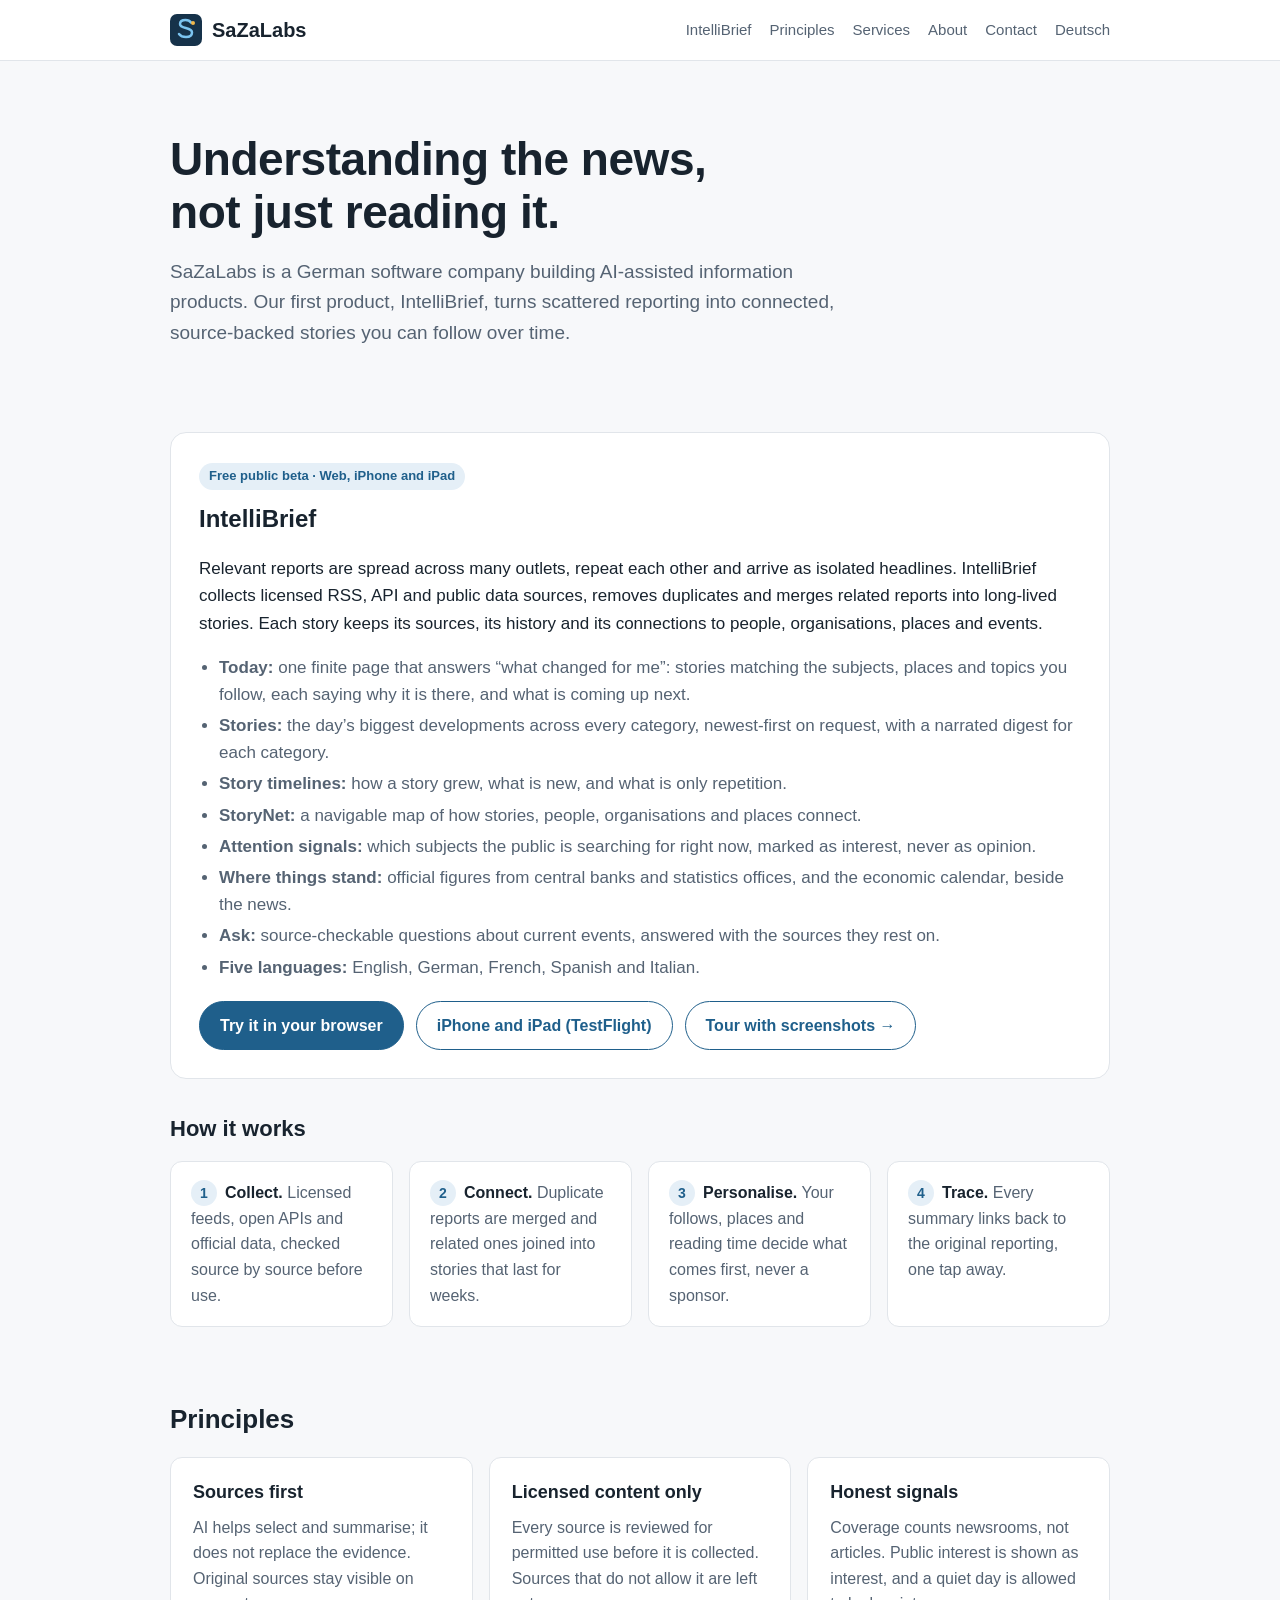
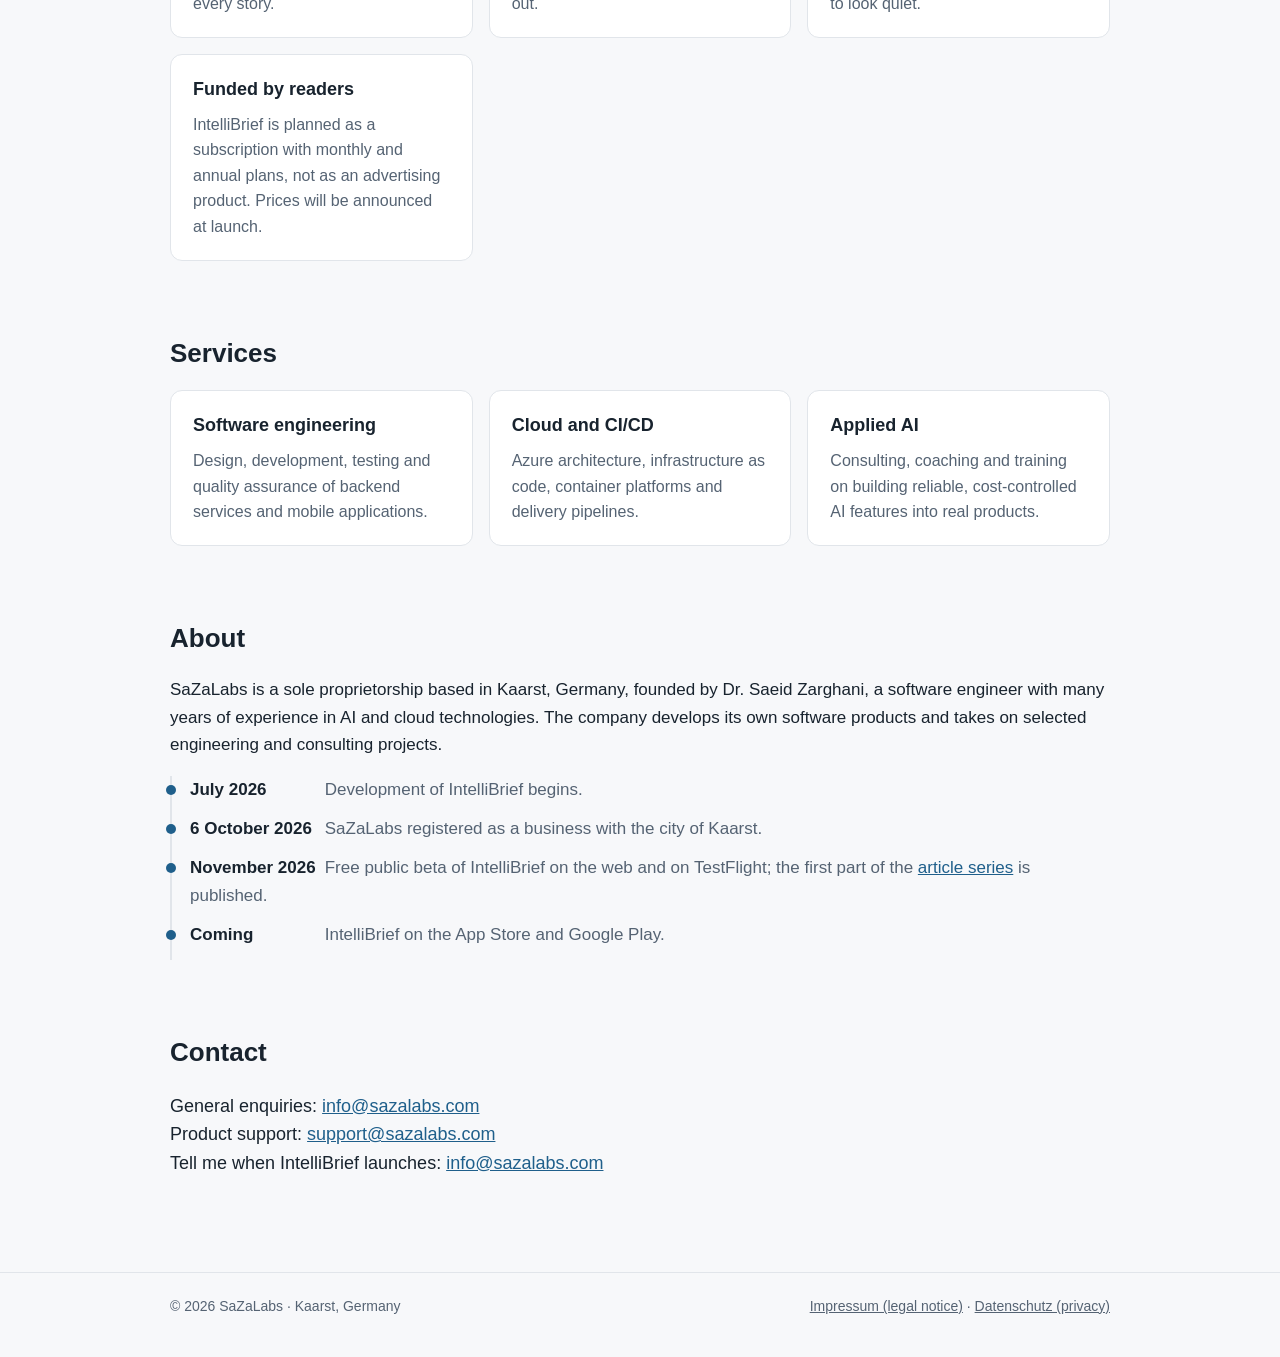
<file: index.html>
<!doctype html>
<html lang="en">
<head>
<meta charset="utf-8">
<meta name="viewport" content="width=device-width, initial-scale=1">
<title>SaZaLabs – Software and AI products</title>
<meta name="description" content="SaZaLabs builds AI-assisted information products. Its first product, IntelliBrief, turns scattered reporting into connected, source-backed stories. Free public beta on the web, iPhone and iPad.">
<link rel="icon" href="/favicon.svg" type="image/svg+xml">
<link rel="stylesheet" href="/style.css">
<link rel="alternate" hreflang="de" href="https://sazalabs.com/de/">
<link rel="alternate" hreflang="en" href="https://sazalabs.com/">
</head>
<body>
<header class="site">
  <div class="wrap">
    <a class="brand" href="/"><img src="/favicon.svg" alt="">SaZaLabs</a>
    <nav class="site">
      <a href="/intellibrief/">IntelliBrief</a>
      <a href="#principles">Principles</a>
      <a href="#services">Services</a>
      <a href="#about">About</a>
      <a href="#contact">Contact</a>
      <a href="/de/" hreflang="de" lang="de">Deutsch</a>
    </nav>
  </div>
</header>

<main>
  <div class="wrap">
    <section class="hero">
      <h1>Understanding the news,<br>not just reading it.</h1>
      <p>SaZaLabs is a German software company building AI-assisted information products. Our first product,
        IntelliBrief, turns scattered reporting into connected, source-backed stories you can follow over time.</p>
    </section>

    <section id="intellibrief">
      <div class="product">
        <span class="tag">Free public beta · Web, iPhone and iPad</span>
        <h3>IntelliBrief</h3>
        <p>Relevant reports are spread across many outlets, repeat each other and arrive as isolated headlines.
          IntelliBrief collects licensed RSS, API and public data sources, removes duplicates and merges related
          reports into long-lived stories. Each story keeps its sources, its history and its connections to
          people, organisations, places and events.</p>
        <ul>
          <li><b>Today:</b> one finite page that answers “what changed for me”: stories matching the subjects,
            places and topics you follow, each saying why it is there, and what is coming up next.</li>
          <li><b>Stories:</b> the day’s biggest developments across every category, newest-first on request, with
            a narrated digest for each category.</li>
          <li><b>Story timelines:</b> how a story grew, what is new, and what is only repetition.</li>
          <li><b>StoryNet:</b> a navigable map of how stories, people, organisations and places connect.</li>
          <li><b>Attention signals:</b> which subjects the public is searching for right now, marked as interest,
            never as opinion.</li>
          <li><b>Where things stand:</b> official figures from central banks and statistics offices, and the
            economic calendar, beside the news.</li>
          <li><b>Ask:</b> source-checkable questions about current events, answered with the sources they rest on.</li>
          <li><b>Five languages:</b> English, German, French, Spanish and Italian.</li>
        </ul>
        <div class="actions">
          <a class="btn primary" href="https://intellibrief.sazalabs.com/">Try it in your browser</a>
          <a class="btn secondary" href="https://testflight.apple.com/join/bR1Xwm2N">iPhone and iPad (TestFlight)</a>
          <a class="btn secondary" href="/intellibrief/">Tour with screenshots →</a>
        </div>
      </div>

      <h2 class="sub">How it works</h2>
      <ol class="steps">
        <li><b>Collect.</b> Licensed feeds, open APIs and official data, checked source by source before use.</li>
        <li><b>Connect.</b> Duplicate reports are merged and related ones joined into stories that last for weeks.</li>
        <li><b>Personalise.</b> Your follows, places and reading time decide what comes first, never a sponsor.</li>
        <li><b>Trace.</b> Every summary links back to the original reporting, one tap away.</li>
      </ol>
    </section>

    <section id="principles">
      <h2>Principles</h2>
      <div class="cards">
        <div class="card"><h3>Sources first</h3><p>AI helps select and summarise; it does not replace the
          evidence. Original sources stay visible on every story.</p></div>
        <div class="card"><h3>Licensed content only</h3><p>Every source is reviewed for permitted use before it
          is collected. Sources that do not allow it are left out.</p></div>
        <div class="card"><h3>Honest signals</h3><p>Coverage counts newsrooms, not articles. Public interest is
          shown as interest, and a quiet day is allowed to look quiet.</p></div>
        <div class="card"><h3>Funded by readers</h3><p>IntelliBrief is planned as a subscription with monthly
          and annual plans, not as an advertising product. Prices will be announced at launch.</p></div>
      </div>
    </section>

    <section id="services">
      <h2>Services</h2>
      <div class="cards">
        <div class="card"><h3>Software engineering</h3><p>Design, development, testing and quality assurance of backend services and mobile applications.</p></div>
        <div class="card"><h3>Cloud and CI/CD</h3><p>Azure architecture, infrastructure as code, container platforms and delivery pipelines.</p></div>
        <div class="card"><h3>Applied AI</h3><p>Consulting, coaching and training on building reliable, cost-controlled AI features into real products.</p></div>
      </div>
    </section>

    <section id="about">
      <h2>About</h2>
      <p>SaZaLabs is a sole proprietorship based in Kaarst, Germany, founded by Dr. Saeid Zarghani, a software
        engineer with many years of experience in AI and cloud technologies. The company develops its own software
        products and takes on selected engineering and consulting projects.</p>
      <ul class="timeline">
        <li><span>July 2026</span> Development of IntelliBrief begins.</li>
        <li><span>6 October 2026</span> SaZaLabs registered as a business with the city of Kaarst.</li>
        <li><span>November 2026</span> Free public beta of IntelliBrief on the web and on TestFlight; the first part of the <a href="https://cat-codes.com/2026/11/17/intellibrief-part-1-a-news-app-that-has-to-explain-itself/">article series</a> is published.</li>
        <li><span>Coming</span> IntelliBrief on the App Store and Google Play.</li>
      </ul>
    </section>

    <section id="contact">
      <h2>Contact</h2>
      <p class="contact">General enquiries: <a href="mailto:info@sazalabs.com">info@sazalabs.com</a><br>
        Product support: <a href="mailto:support@sazalabs.com">support@sazalabs.com</a><br>
        Tell me when IntelliBrief launches: <a href="mailto:info@sazalabs.com?subject=IntelliBrief%20launch">info@sazalabs.com</a></p>
    </section>
  </div>
</main>

<footer class="site">
  <div class="wrap">
    <span>© 2026 SaZaLabs · Kaarst, Germany</span>
    <span><a href="/impressum.html">Impressum (legal notice)</a> · <a href="/datenschutz.html">Datenschutz (privacy)</a></span>
  </div>
</footer>
</body>
</html>
</file>
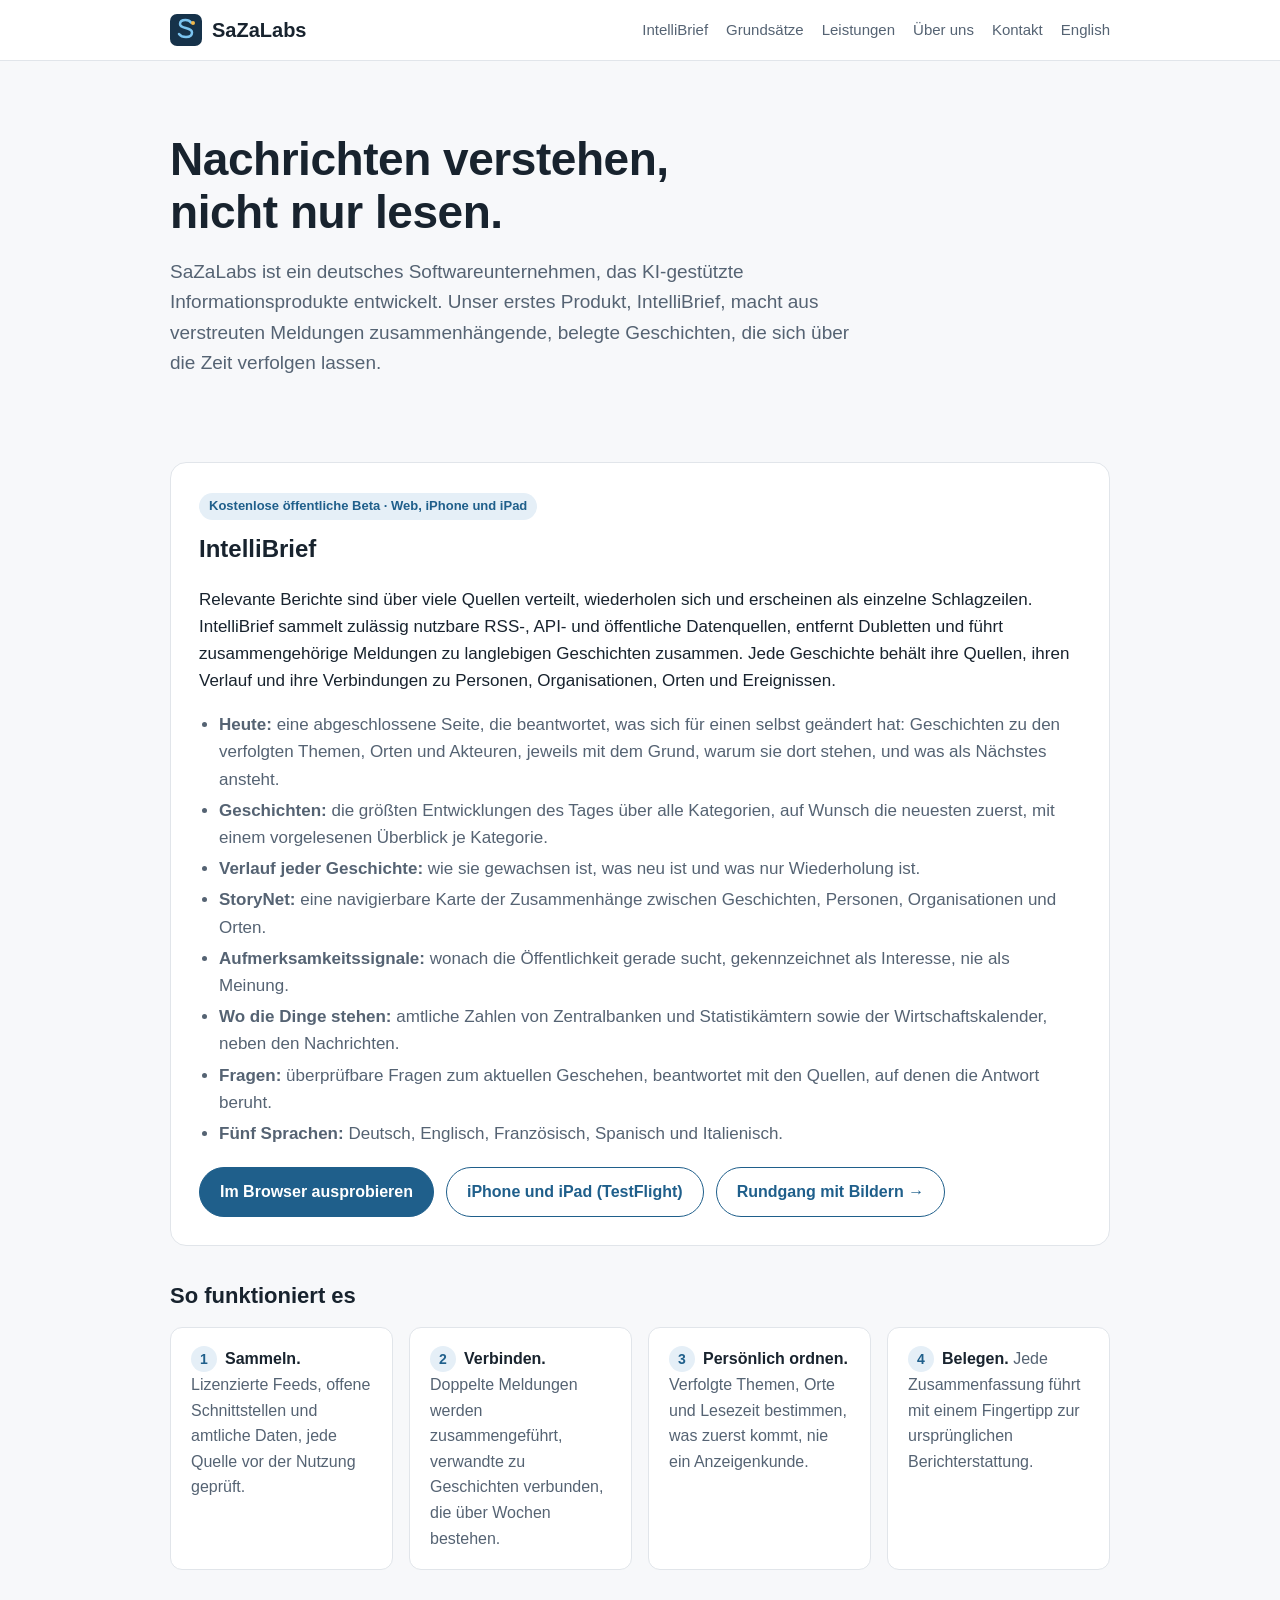
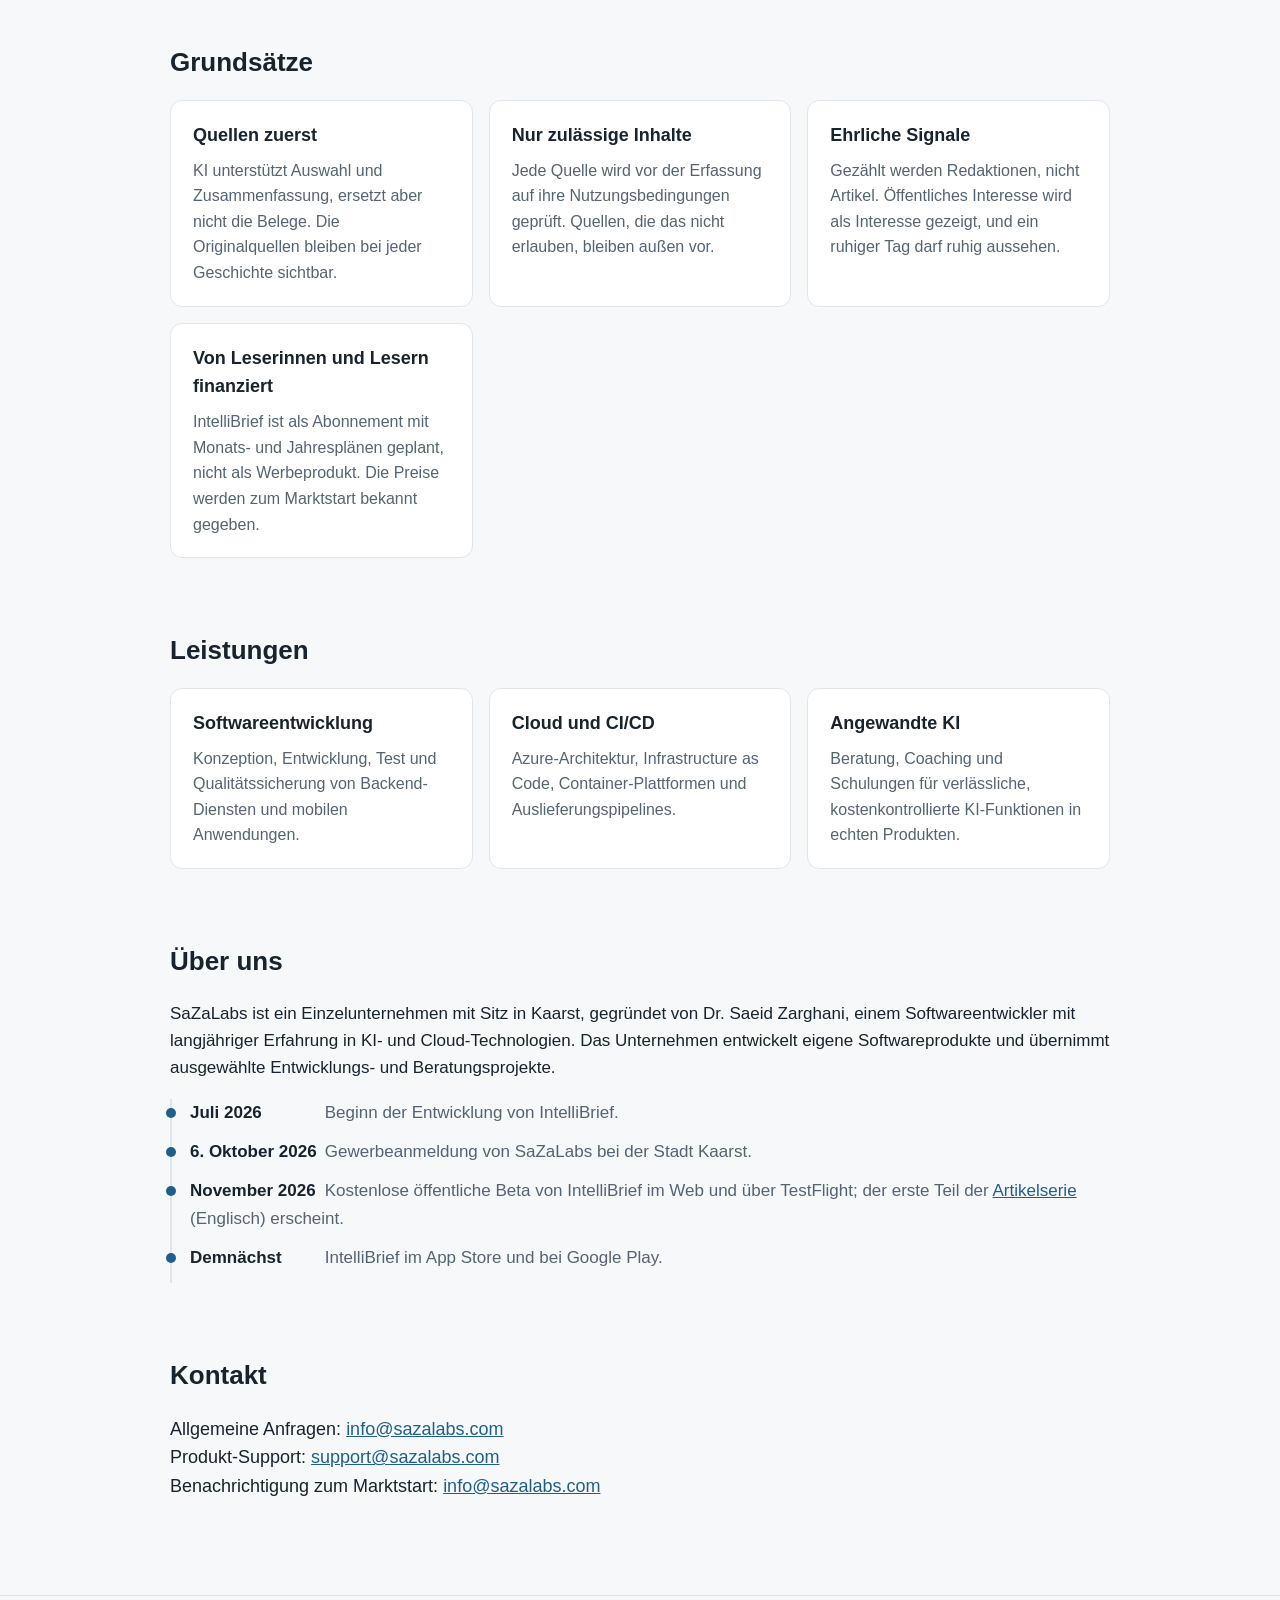
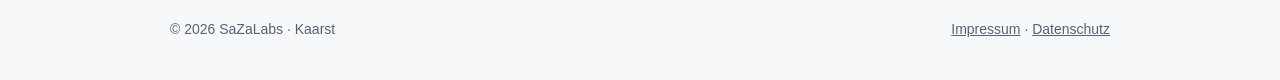
<file: de/index.html>
<!doctype html>
<html lang="de">
<head>
<meta charset="utf-8">
<meta name="viewport" content="width=device-width, initial-scale=1">
<title>SaZaLabs – Software- und KI-Produkte</title>
<meta name="description" content="SaZaLabs entwickelt KI-gestützte Informationsprodukte. Das erste Produkt, IntelliBrief, macht aus verstreuten Meldungen zusammenhängende, belegte Geschichten. Kostenlose öffentliche Beta im Web, auf iPhone und iPad.">
<link rel="icon" href="/favicon.svg" type="image/svg+xml">
<link rel="stylesheet" href="/style.css">
<link rel="alternate" hreflang="en" href="https://sazalabs.com/">
<link rel="alternate" hreflang="de" href="https://sazalabs.com/de/">
</head>
<body>
<header class="site">
  <div class="wrap">
    <a class="brand" href="/de/"><img src="/favicon.svg" alt="">SaZaLabs</a>
    <nav class="site">
      <a href="/de/intellibrief/">IntelliBrief</a>
      <a href="#grundsaetze">Grundsätze</a>
      <a href="#leistungen">Leistungen</a>
      <a href="#ueber-uns">Über uns</a>
      <a href="#kontakt">Kontakt</a>
      <a href="/" hreflang="en" lang="en">English</a>
    </nav>
  </div>
</header>

<main>
  <div class="wrap">
    <section class="hero">
      <h1>Nachrichten verstehen,<br>nicht nur lesen.</h1>
      <p>SaZaLabs ist ein deutsches Softwareunternehmen, das KI-gestützte Informationsprodukte entwickelt. Unser
        erstes Produkt, IntelliBrief, macht aus verstreuten Meldungen zusammenhängende, belegte Geschichten, die
        sich über die Zeit verfolgen lassen.</p>
    </section>

    <section id="intellibrief">
      <div class="product">
        <span class="tag">Kostenlose öffentliche Beta · Web, iPhone und iPad</span>
        <h3>IntelliBrief</h3>
        <p>Relevante Berichte sind über viele Quellen verteilt, wiederholen sich und erscheinen als einzelne
          Schlagzeilen. IntelliBrief sammelt zulässig nutzbare RSS-, API- und öffentliche Datenquellen, entfernt
          Dubletten und führt zusammengehörige Meldungen zu langlebigen Geschichten zusammen. Jede Geschichte behält
          ihre Quellen, ihren Verlauf und ihre Verbindungen zu Personen, Organisationen, Orten und Ereignissen.</p>
        <ul>
          <li><b>Heute:</b> eine abgeschlossene Seite, die beantwortet, was sich für einen selbst geändert hat:
            Geschichten zu den verfolgten Themen, Orten und Akteuren, jeweils mit dem Grund, warum sie dort stehen,
            und was als Nächstes ansteht.</li>
          <li><b>Geschichten:</b> die größten Entwicklungen des Tages über alle Kategorien, auf Wunsch die neuesten
            zuerst, mit einem vorgelesenen Überblick je Kategorie.</li>
          <li><b>Verlauf jeder Geschichte:</b> wie sie gewachsen ist, was neu ist und was nur Wiederholung ist.</li>
          <li><b>StoryNet:</b> eine navigierbare Karte der Zusammenhänge zwischen Geschichten, Personen,
            Organisationen und Orten.</li>
          <li><b>Aufmerksamkeitssignale:</b> wonach die Öffentlichkeit gerade sucht, gekennzeichnet als Interesse,
            nie als Meinung.</li>
          <li><b>Wo die Dinge stehen:</b> amtliche Zahlen von Zentralbanken und Statistikämtern sowie der
            Wirtschaftskalender, neben den Nachrichten.</li>
          <li><b>Fragen:</b> überprüfbare Fragen zum aktuellen Geschehen, beantwortet mit den Quellen, auf denen die
            Antwort beruht.</li>
          <li><b>Fünf Sprachen:</b> Deutsch, Englisch, Französisch, Spanisch und Italienisch.</li>
        </ul>
        <div class="actions">
          <a class="btn primary" href="https://intellibrief.sazalabs.com/">Im Browser ausprobieren</a>
          <a class="btn secondary" href="https://testflight.apple.com/join/bR1Xwm2N">iPhone und iPad (TestFlight)</a>
          <a class="btn secondary" href="/de/intellibrief/">Rundgang mit Bildern →</a>
        </div>
      </div>

      <h2 class="sub">So funktioniert es</h2>
      <ol class="steps">
        <li><b>Sammeln.</b> Lizenzierte Feeds, offene Schnittstellen und amtliche Daten, jede Quelle vor der Nutzung geprüft.</li>
        <li><b>Verbinden.</b> Doppelte Meldungen werden zusammengeführt, verwandte zu Geschichten verbunden, die über Wochen bestehen.</li>
        <li><b>Persönlich ordnen.</b> Verfolgte Themen, Orte und Lesezeit bestimmen, was zuerst kommt, nie ein Anzeigenkunde.</li>
        <li><b>Belegen.</b> Jede Zusammenfassung führt mit einem Fingertipp zur ursprünglichen Berichterstattung.</li>
      </ol>
    </section>

    <section id="grundsaetze">
      <h2>Grundsätze</h2>
      <div class="cards">
        <div class="card"><h3>Quellen zuerst</h3><p>KI unterstützt Auswahl und Zusammenfassung, ersetzt aber nicht
          die Belege. Die Originalquellen bleiben bei jeder Geschichte sichtbar.</p></div>
        <div class="card"><h3>Nur zulässige Inhalte</h3><p>Jede Quelle wird vor der Erfassung auf ihre
          Nutzungsbedingungen geprüft. Quellen, die das nicht erlauben, bleiben außen vor.</p></div>
        <div class="card"><h3>Ehrliche Signale</h3><p>Gezählt werden Redaktionen, nicht Artikel. Öffentliches
          Interesse wird als Interesse gezeigt, und ein ruhiger Tag darf ruhig aussehen.</p></div>
        <div class="card"><h3>Von Leserinnen und Lesern finanziert</h3><p>IntelliBrief ist als Abonnement mit
          Monats- und Jahresplänen geplant, nicht als Werbeprodukt. Die Preise werden zum Marktstart bekannt
          gegeben.</p></div>
      </div>
    </section>

    <section id="leistungen">
      <h2>Leistungen</h2>
      <div class="cards">
        <div class="card"><h3>Softwareentwicklung</h3><p>Konzeption, Entwicklung, Test und Qualitätssicherung von Backend-Diensten und mobilen Anwendungen.</p></div>
        <div class="card"><h3>Cloud und CI/CD</h3><p>Azure-Architektur, Infrastructure as Code, Container-Plattformen und Auslieferungspipelines.</p></div>
        <div class="card"><h3>Angewandte KI</h3><p>Beratung, Coaching und Schulungen für verlässliche, kostenkontrollierte KI-Funktionen in echten Produkten.</p></div>
      </div>
    </section>

    <section id="ueber-uns">
      <h2>Über uns</h2>
      <p>SaZaLabs ist ein Einzelunternehmen mit Sitz in Kaarst, gegründet von Dr. Saeid Zarghani, einem
        Softwareentwickler mit langjähriger Erfahrung in KI- und Cloud-Technologien. Das Unternehmen entwickelt
        eigene Softwareprodukte und übernimmt ausgewählte Entwicklungs- und Beratungsprojekte.</p>
      <ul class="timeline">
        <li><span>Juli 2026</span> Beginn der Entwicklung von IntelliBrief.</li>
        <li><span>6. Oktober 2026</span> Gewerbeanmeldung von SaZaLabs bei der Stadt Kaarst.</li>
        <li><span>November 2026</span> Kostenlose öffentliche Beta von IntelliBrief im Web und über TestFlight; der erste Teil der <a href="https://cat-codes.com/2026/11/17/intellibrief-part-1-a-news-app-that-has-to-explain-itself/" hreflang="en">Artikelserie</a> (Englisch) erscheint.</li>
        <li><span>Demnächst</span> IntelliBrief im App Store und bei Google Play.</li>
      </ul>
    </section>

    <section id="kontakt">
      <h2>Kontakt</h2>
      <p class="contact">Allgemeine Anfragen: <a href="mailto:info@sazalabs.com">info@sazalabs.com</a><br>
        Produkt-Support: <a href="mailto:support@sazalabs.com">support@sazalabs.com</a><br>
        Benachrichtigung zum Marktstart: <a href="mailto:info@sazalabs.com?subject=IntelliBrief%20Marktstart">info@sazalabs.com</a></p>
    </section>
  </div>
</main>

<footer class="site">
  <div class="wrap">
    <span>© 2026 SaZaLabs · Kaarst</span>
    <span><a href="/impressum.html">Impressum</a> · <a href="/datenschutz.html">Datenschutz</a></span>
  </div>
</footer>
</body>
</html>
</file>
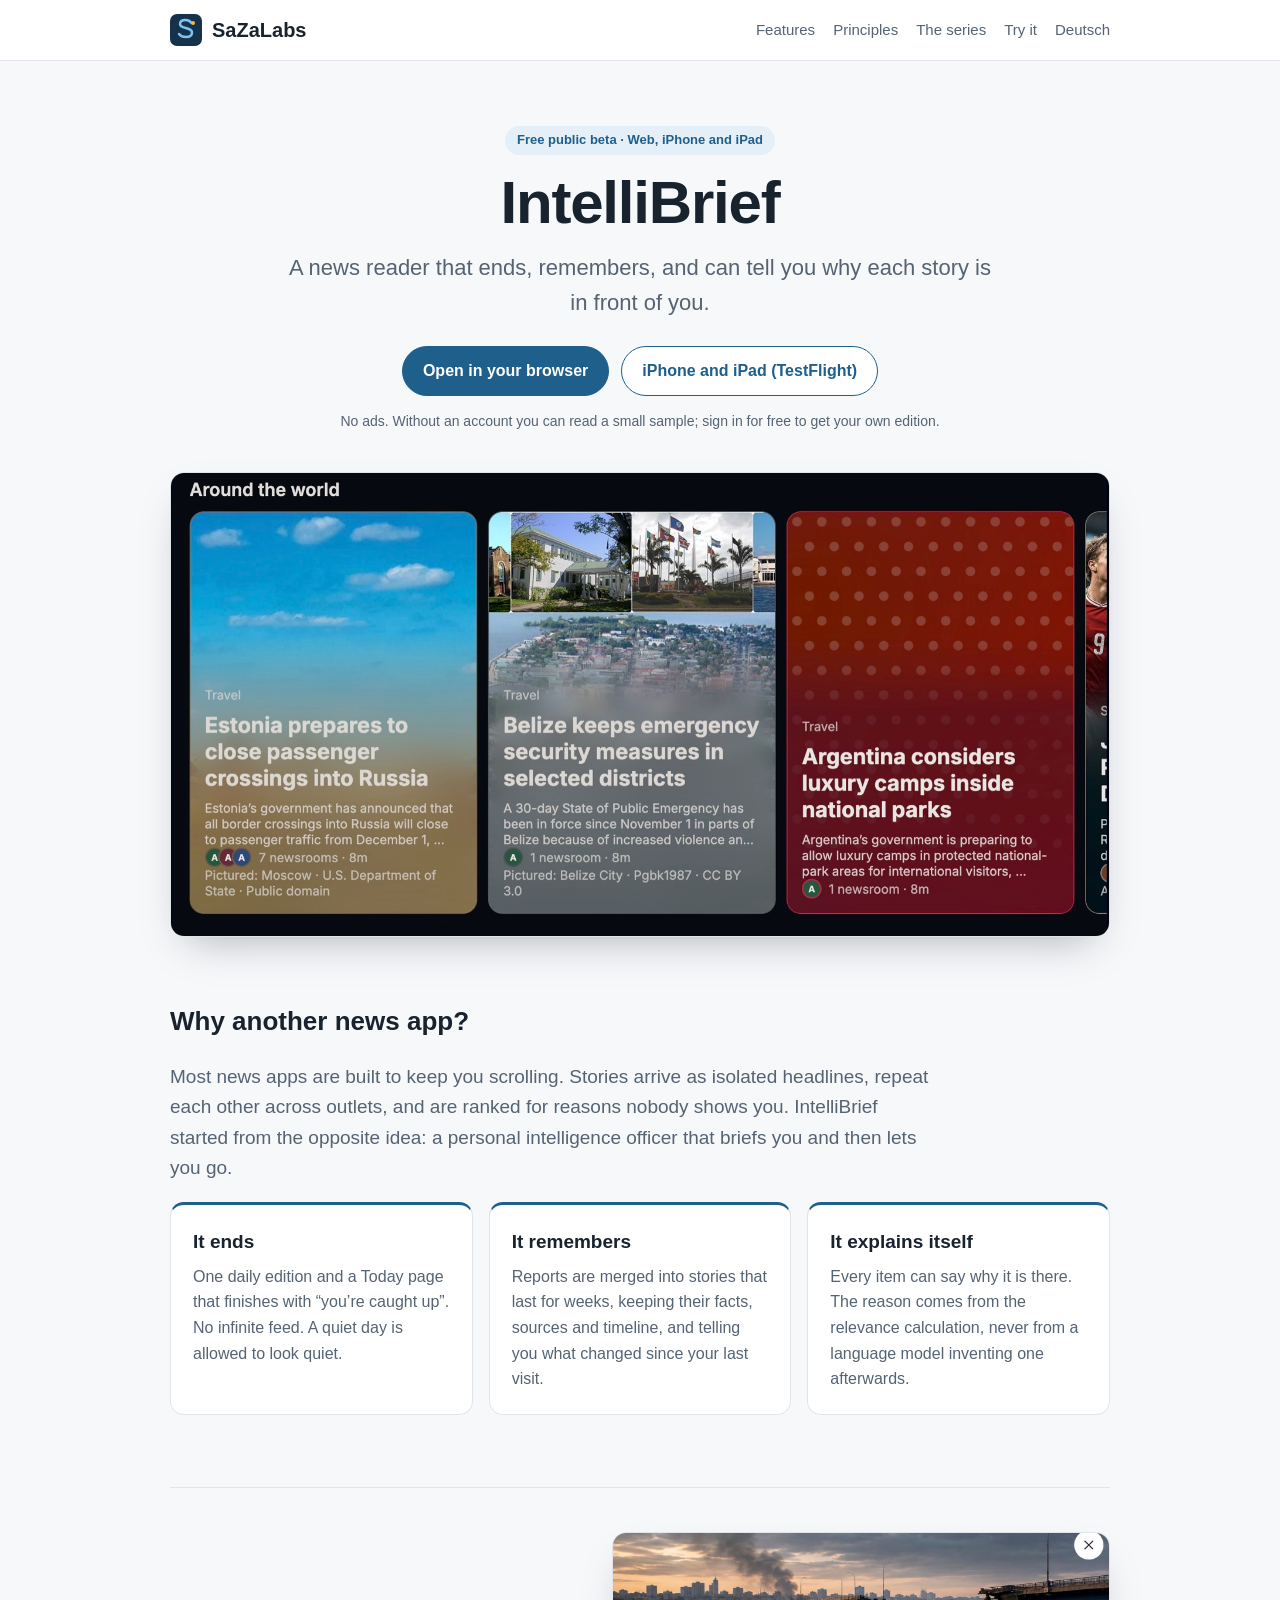
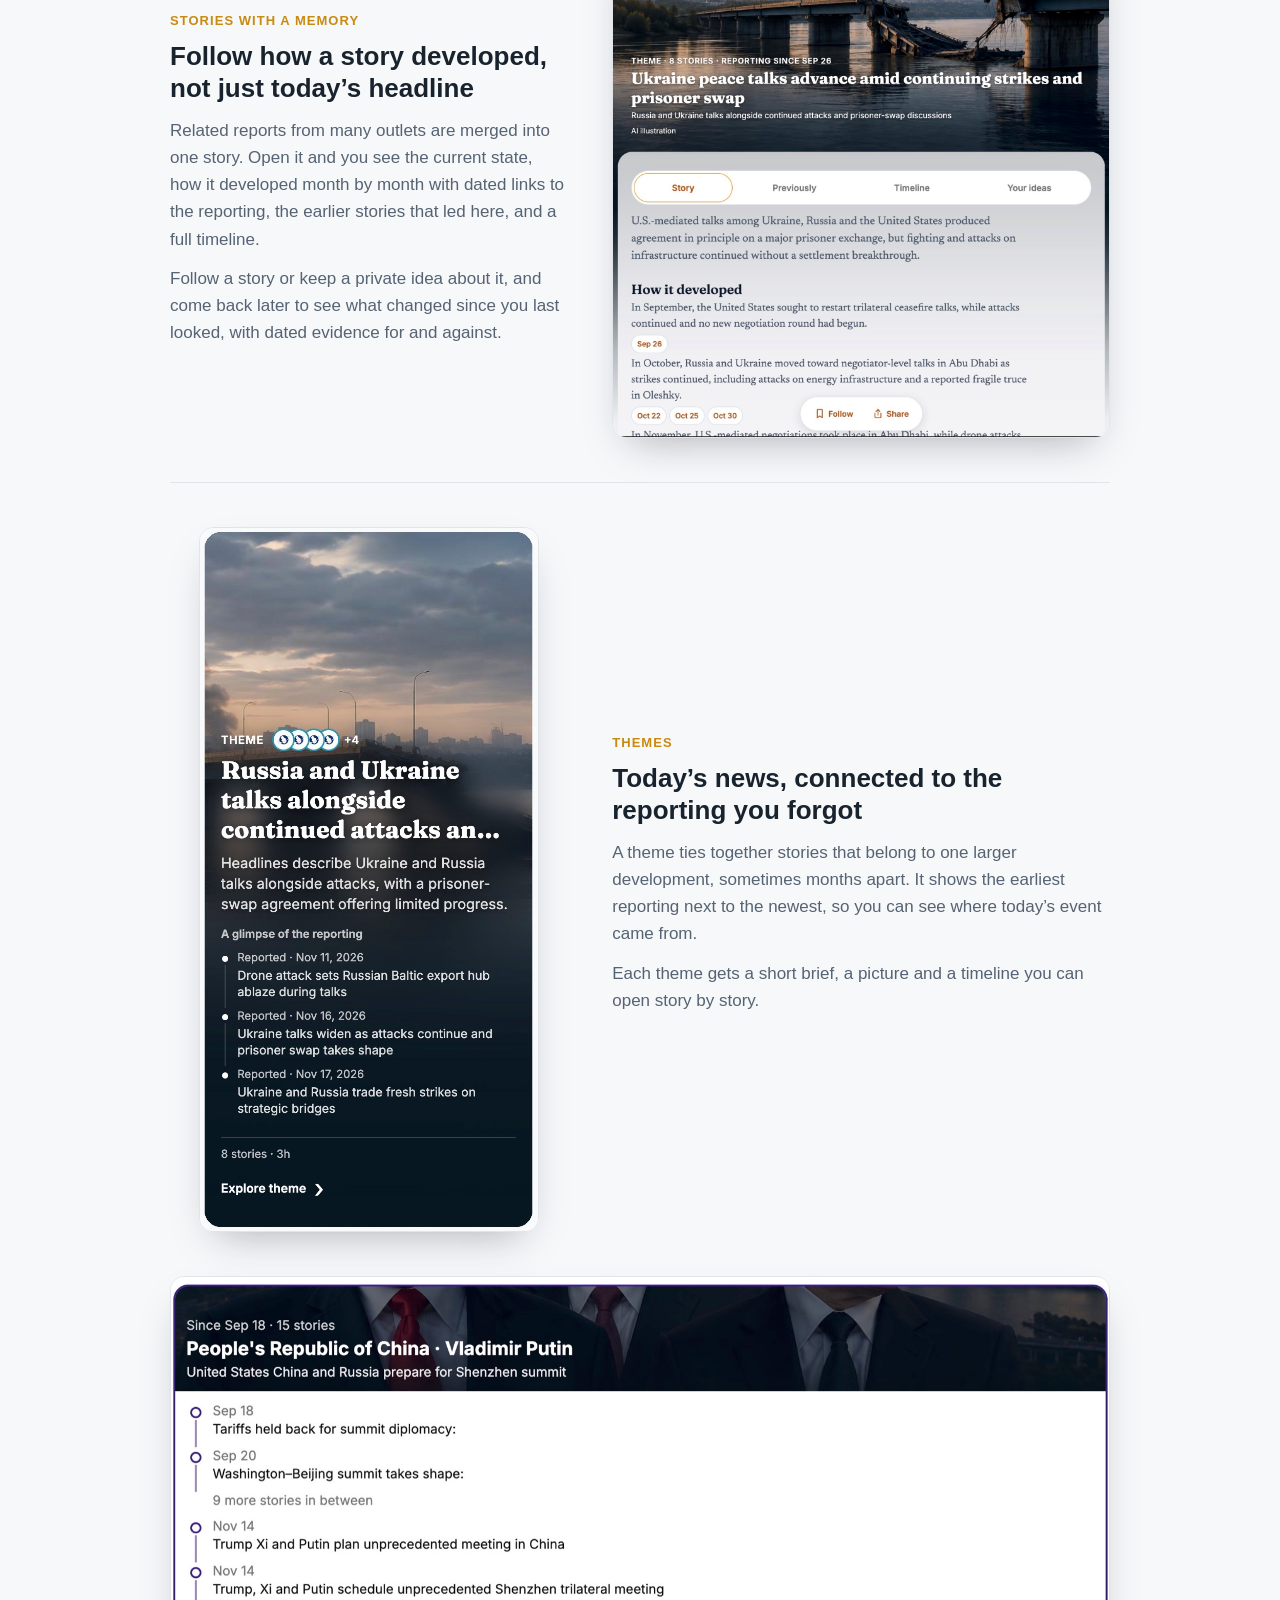
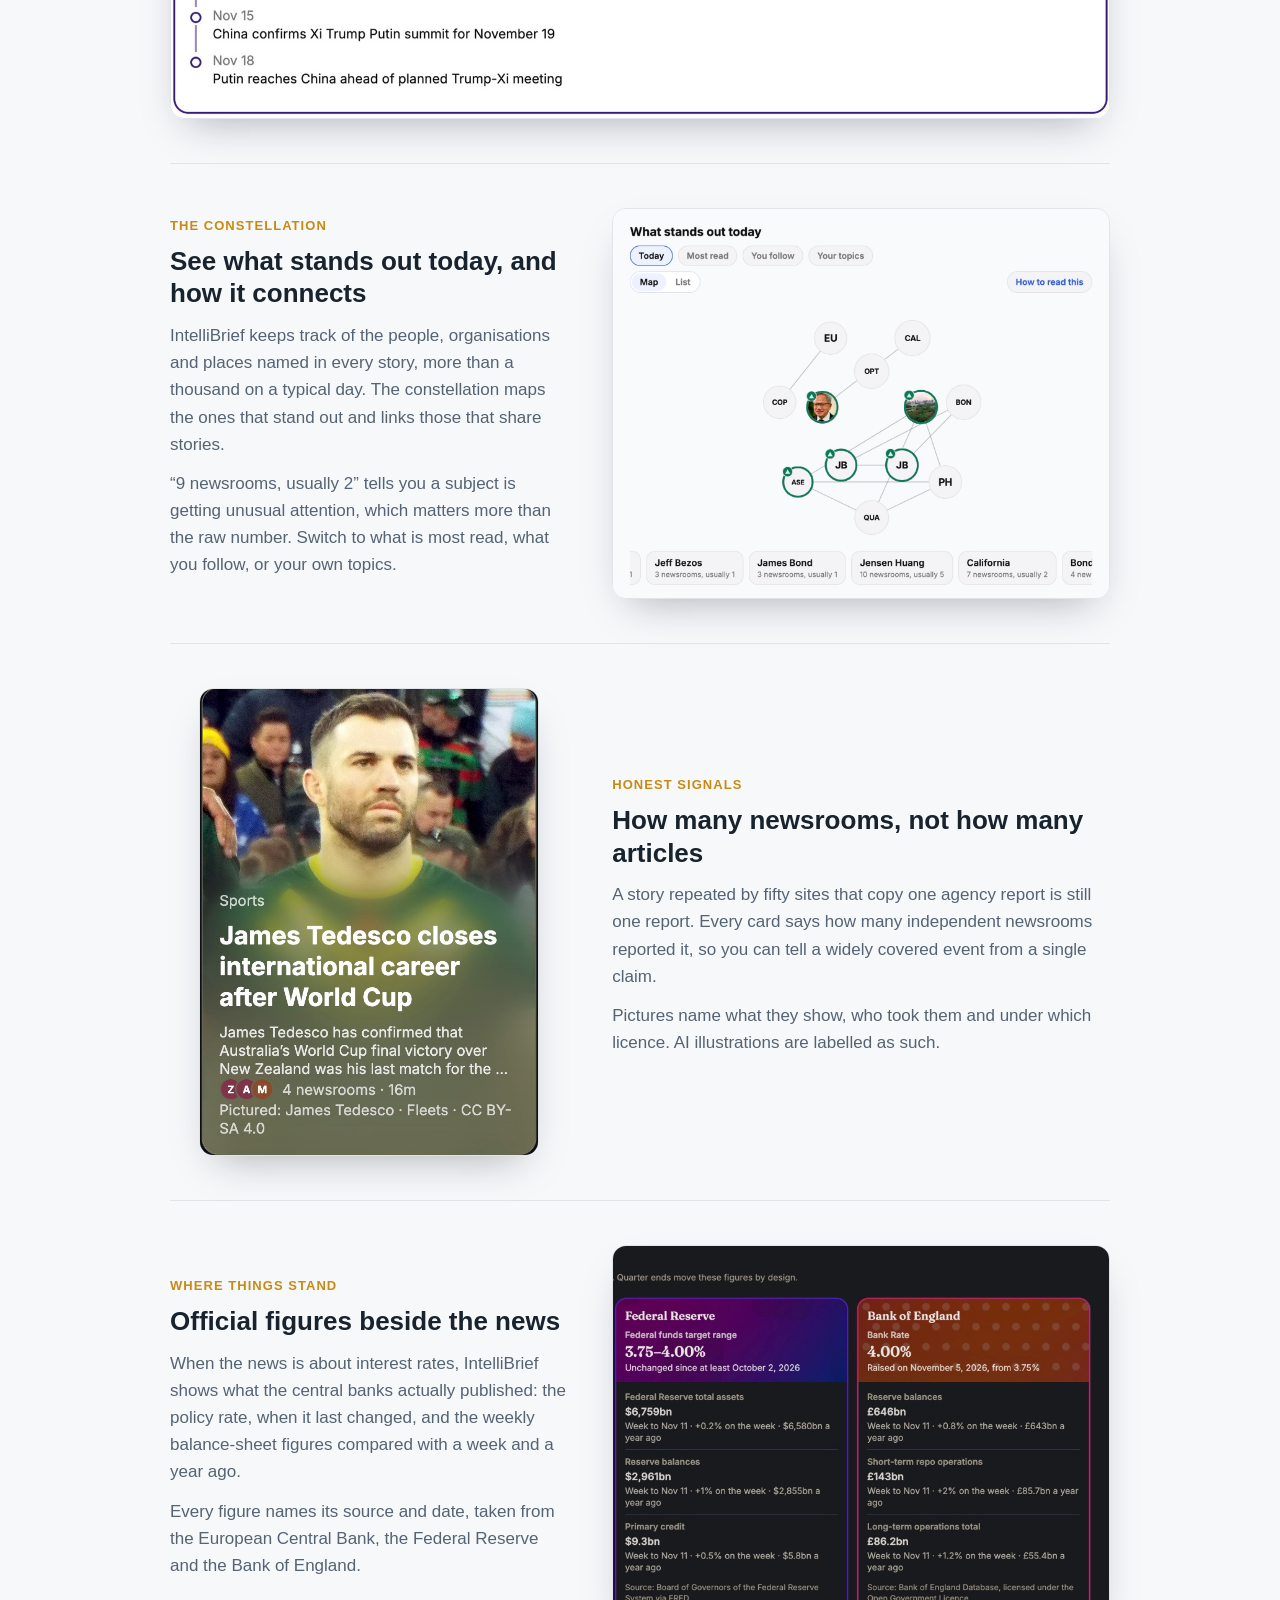
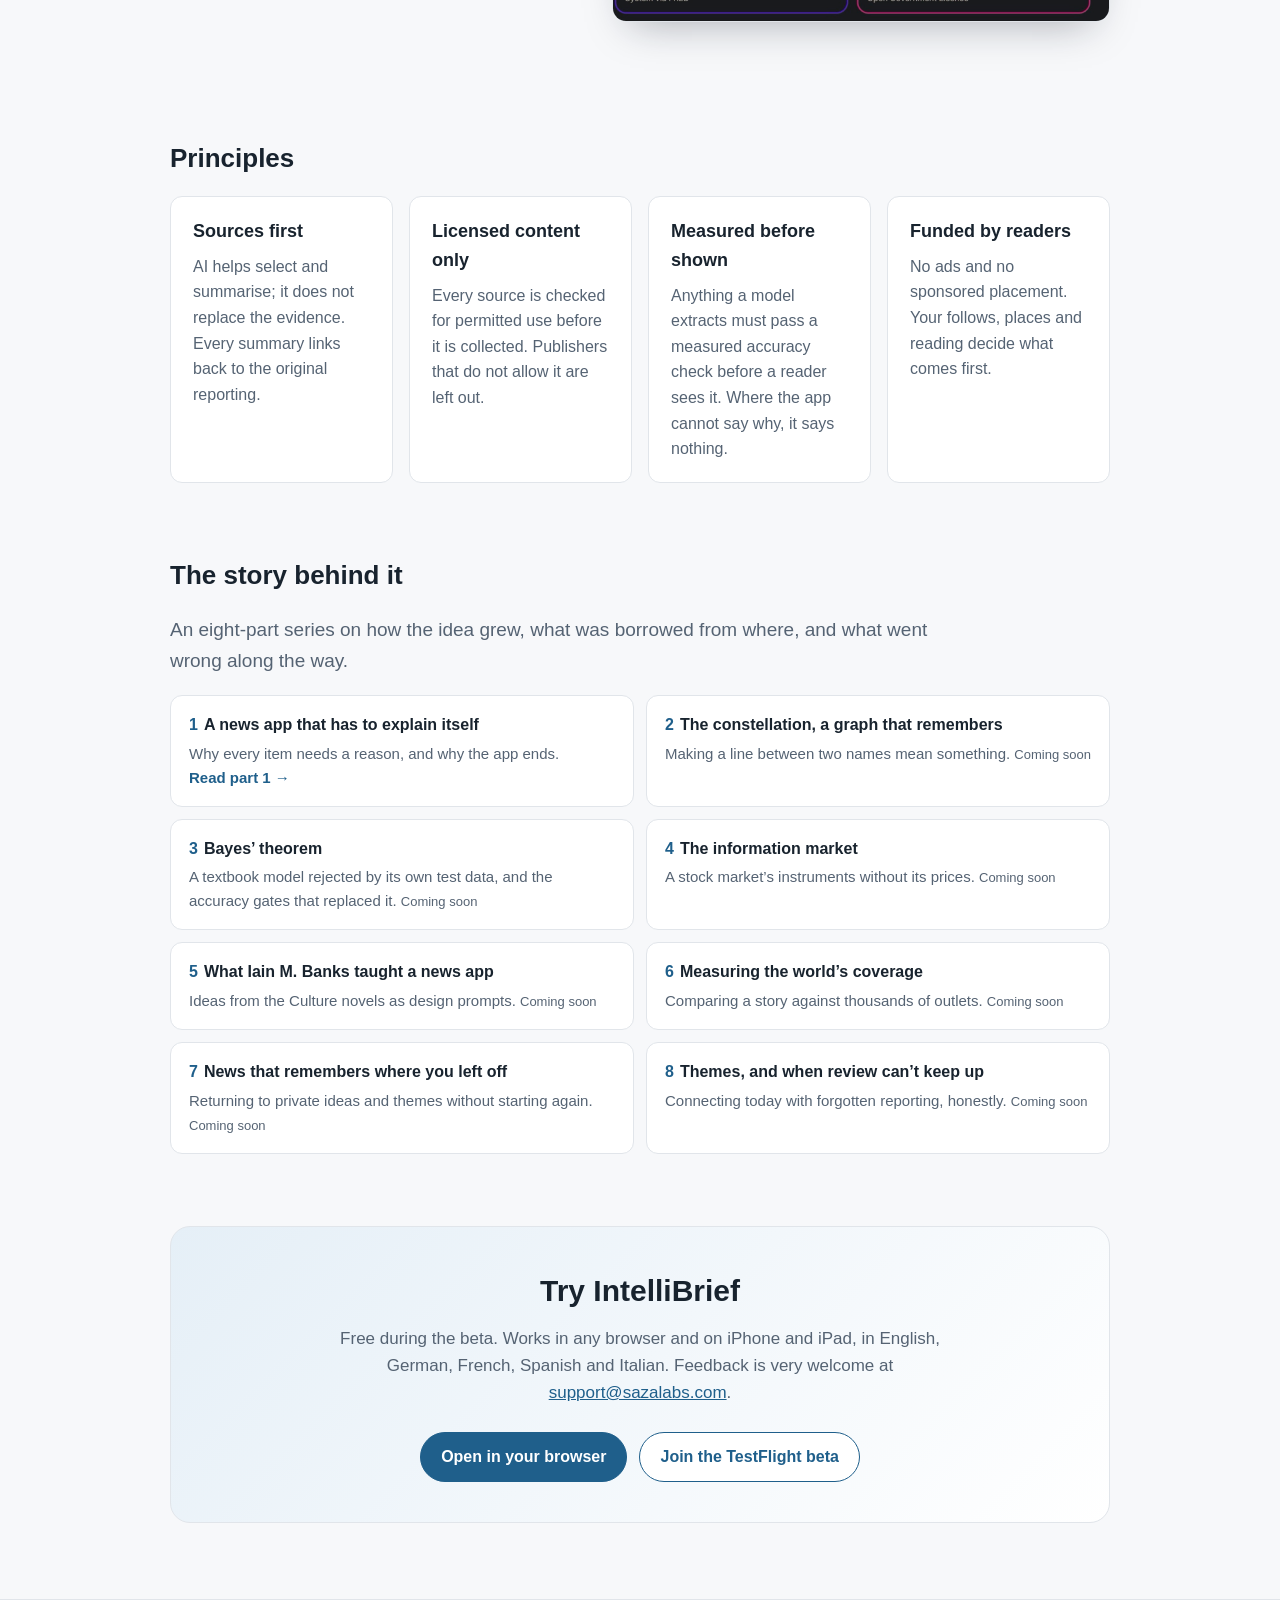
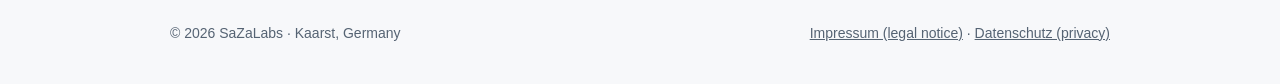
<file: intellibrief/index.html>
<!doctype html>
<html lang="en">
<head>
<meta charset="utf-8">
<meta name="viewport" content="width=device-width, initial-scale=1">
<title>IntelliBrief – news that ends, remembers and explains itself</title>
<meta name="description" content="IntelliBrief is a news reader with a daily edition that ends, stories that keep their facts, sources and timeline, and themes that connect today's news with earlier reporting. Free public beta on the web, iPhone and iPad.">
<link rel="icon" href="/favicon.svg" type="image/svg+xml">
<link rel="stylesheet" href="/style.css">
<link rel="alternate" hreflang="de" href="https://sazalabs.com/de/intellibrief/">
<link rel="alternate" hreflang="en" href="https://sazalabs.com/intellibrief/">
<meta property="og:title" content="IntelliBrief – news that ends, remembers and explains itself">
<meta property="og:description" content="A daily edition that ends, stories with a memory, and a reason for every item. Free public beta.">
<meta property="og:image" content="https://sazalabs.com/intellibrief/img/edition.jpg">
<meta property="og:url" content="https://sazalabs.com/intellibrief/">
</head>
<body>
<header class="site">
  <div class="wrap">
    <a class="brand" href="/"><img src="/favicon.svg" alt="">SaZaLabs</a>
    <nav class="site">
      <a href="#features">Features</a>
      <a href="#principles">Principles</a>
      <a href="#series">The series</a>
      <a href="#try">Try it</a>
      <a href="/de/intellibrief/" hreflang="de" lang="de">Deutsch</a>
    </nav>
  </div>
</header>

<main>
  <div class="wrap">
    <section class="pg-hero">
      <span class="eyebrow">Free public beta · Web, iPhone and iPad</span>
      <h1>IntelliBrief</h1>
      <p class="lede">A news reader that ends, remembers, and can tell you why each story is in front of you.</p>
      <div class="actions">
        <a class="btn primary" href="https://intellibrief.sazalabs.com/">Open in your browser</a>
        <a class="btn secondary" href="https://testflight.apple.com/join/bR1Xwm2N">iPhone and iPad (TestFlight)</a>
      </div>
      <p class="note">No ads. Without an account you can read a small sample; sign in for free to get your own edition.</p>
      <figure class="shot hero-shot">
        <img src="/intellibrief/img/edition.jpg" width="1600" height="790"
          alt="Three IntelliBrief story cards under the heading Around the world, each with a picture, a headline, a short summary and the number of newsrooms reporting it.">
      </figure>
    </section>

    <section id="why">
      <h2>Why another news app?</h2>
      <p class="intro">Most news apps are built to keep you scrolling. Stories arrive as isolated headlines, repeat
        each other across outlets, and are ranked for reasons nobody shows you. IntelliBrief started from the
        opposite idea: a personal intelligence officer that briefs you and then lets you go.</p>
      <div class="pillars">
        <div class="pillar"><h3>It ends</h3><p>One daily edition and a Today page that finishes with
          “you’re caught up”. No infinite feed. A quiet day is allowed to look quiet.</p></div>
        <div class="pillar"><h3>It remembers</h3><p>Reports are merged into stories that last for weeks, keeping
          their facts, sources and timeline, and telling you what changed since your last visit.</p></div>
        <div class="pillar"><h3>It explains itself</h3><p>Every item can say why it is there. The reason comes
          from the relevance calculation, never from a language model inventing one afterwards.</p></div>
      </div>
    </section>

    <section id="features">
      <div class="feature">
        <div class="text">
          <div class="kicker">Stories with a memory</div>
          <h2>Follow how a story developed, not just today’s headline</h2>
          <p>Related reports from many outlets are merged into one story. Open it and you see the current state,
            how it developed month by month with dated links to the reporting, the earlier stories that led
            here, and a full timeline.</p>
          <p>Follow a story or keep a private idea about it, and come back later to see what changed since you
            last looked, with dated evidence for and against.</p>
        </div>
        <figure class="shot">
          <img src="/intellibrief/img/theme.jpg" width="1574" height="1600" loading="lazy"
            alt="An opened IntelliBrief theme about Ukraine peace talks, with tabs Story, Previously, Timeline and Your ideas, a summary and a How it developed section with dated links.">
        </figure>
      </div>

      <div class="feature flip">
        <div class="text">
          <div class="kicker">Themes</div>
          <h2>Today’s news, connected to the reporting you forgot</h2>
          <p>A theme ties together stories that belong to one larger development, sometimes months apart. It shows
            the earliest reporting next to the newest, so you can see where today’s event came from.</p>
          <p>Each theme gets a short brief, a picture and a timeline you can open story by story.</p>
        </div>
        <figure class="shot portrait">
            <img src="/intellibrief/img/theme-card.jpg" width="660" height="1374" loading="lazy"
              alt="A theme card about Russia and Ukraine talks with a short brief and a glimpse of three dated reports.">
          </figure>
      </div>
      <figure class="shot wide">
            <img src="/intellibrief/img/theme-timeline.jpg" width="1600" height="752" loading="lazy"
              alt="A theme card about China and Vladimir Putin since 18 September with 15 stories, showing the two oldest and four newest on a timeline.">
          </figure>

      <div class="feature">
        <div class="text">
          <div class="kicker">The constellation</div>
          <h2>See what stands out today, and how it connects</h2>
          <p>IntelliBrief keeps track of the people, organisations and places named in every story, more than a
            thousand on a typical day. The constellation maps the ones that stand out and links those that share
            stories.</p>
          <p>“9 newsrooms, usually 2” tells you a subject is getting unusual attention, which matters more than
            the raw number. Switch to what is most read, what you follow, or your own topics.</p>
        </div>
        <figure class="shot">
          <img src="/intellibrief/img/constellation.jpg" width="1600" height="1253" loading="lazy"
            alt="The What stands out today map: circles for people, places and organisations connected by lines, with cards below such as Jensen Huang, 10 newsrooms, usually 5.">
        </figure>
      </div>

      <div class="feature flip">
        <div class="text">
          <div class="kicker">Honest signals</div>
          <h2>How many newsrooms, not how many articles</h2>
          <p>A story repeated by fifty sites that copy one agency report is still one report. Every card says how
            many independent newsrooms reported it, so you can tell a widely covered event from a single claim.</p>
          <p>Pictures name what they show, who took them and under which licence. AI illustrations are labelled
            as such.</p>
        </div>
        <figure class="shot portrait">
          <img src="/intellibrief/img/story-card.jpg" width="646" height="892" loading="lazy"
            alt="A sports story card with a photo, headline, summary, 4 newsrooms and a picture credit naming the photographer and licence CC BY-SA 4.0.">
        </figure>
      </div>

      <div class="feature">
        <div class="text">
          <div class="kicker">Where things stand</div>
          <h2>Official figures beside the news</h2>
          <p>When the news is about interest rates, IntelliBrief shows what the central banks actually published:
            the policy rate, when it last changed, and the weekly balance-sheet figures compared with a week and a
            year ago.</p>
          <p>Every figure names its source and date, taken from the European Central Bank, the Federal Reserve and
            the Bank of England.</p>
        </div>
        <figure class="shot">
          <img src="/intellibrief/img/central-banks.jpg" width="1600" height="1211" loading="lazy"
            alt="Central bank cards for the Federal Reserve and the Bank of England, each with the policy rate, when it last changed, three weekly figures and the source.">
        </figure>
      </div>
    </section>

    <section id="principles">
      <h2>Principles</h2>
      <div class="cards four">
        <div class="card"><h3>Sources first</h3><p>AI helps select and summarise; it does not replace the evidence.
          Every summary links back to the original reporting.</p></div>
        <div class="card"><h3>Licensed content only</h3><p>Every source is checked for permitted use before it is
          collected. Publishers that do not allow it are left out.</p></div>
        <div class="card"><h3>Measured before shown</h3><p>Anything a model extracts must pass a measured accuracy
          check before a reader sees it. Where the app cannot say why, it says nothing.</p></div>
        <div class="card"><h3>Funded by readers</h3><p>No ads and no sponsored placement. Your follows, places and
          reading decide what comes first.</p></div>
      </div>
    </section>

    <section id="series">
      <h2>The story behind it</h2>
      <p class="intro">An eight-part series on how the idea grew, what was borrowed from where, and what went wrong
        along the way.</p>
      <ol class="series">
        <li><b><span class="n">1</span>A news app that has to explain itself</b>Why every item needs a reason, and
          why the app ends. <br><a href="https://cat-codes.com/2026/11/17/intellibrief-part-1-a-news-app-that-has-to-explain-itself/">Read part 1 →</a></li>
        <li><b><span class="n">2</span>The constellation, a graph that remembers</b>Making a line between two names
          mean something. <span class="soon">Coming soon</span></li>
        <li><b><span class="n">3</span>Bayes’ theorem</b>A textbook model rejected by its own test data, and the
          accuracy gates that replaced it. <span class="soon">Coming soon</span></li>
        <li><b><span class="n">4</span>The information market</b>A stock market’s instruments without its prices.
          <span class="soon">Coming soon</span></li>
        <li><b><span class="n">5</span>What Iain M. Banks taught a news app</b>Ideas from the Culture novels as
          design prompts. <span class="soon">Coming soon</span></li>
        <li><b><span class="n">6</span>Measuring the world’s coverage</b>Comparing a story against thousands of
          outlets. <span class="soon">Coming soon</span></li>
        <li><b><span class="n">7</span>News that remembers where you left off</b>Returning to private ideas and
          themes without starting again. <span class="soon">Coming soon</span></li>
        <li><b><span class="n">8</span>Themes, and when review can’t keep up</b>Connecting today with forgotten
          reporting, honestly. <span class="soon">Coming soon</span></li>
      </ol>
    </section>

    <section id="try">
      <div class="cta">
        <h2>Try IntelliBrief</h2>
        <p>Free during the beta. Works in any browser and on iPhone and iPad, in English, German, French, Spanish
          and Italian. Feedback is very welcome at <a href="mailto:support@sazalabs.com">support@sazalabs.com</a>.</p>
        <div class="actions">
          <a class="btn primary" href="https://intellibrief.sazalabs.com/">Open in your browser</a>
          <a class="btn secondary" href="https://testflight.apple.com/join/bR1Xwm2N">Join the TestFlight beta</a>
        </div>
      </div>
    </section>
  </div>
</main>

<footer class="site">
  <div class="wrap">
    <span>© 2026 SaZaLabs · Kaarst, Germany</span>
    <span><a href="/impressum.html">Impressum (legal notice)</a> · <a href="/datenschutz.html">Datenschutz (privacy)</a></span>
  </div>
</footer>
</body>
</html>
</file>
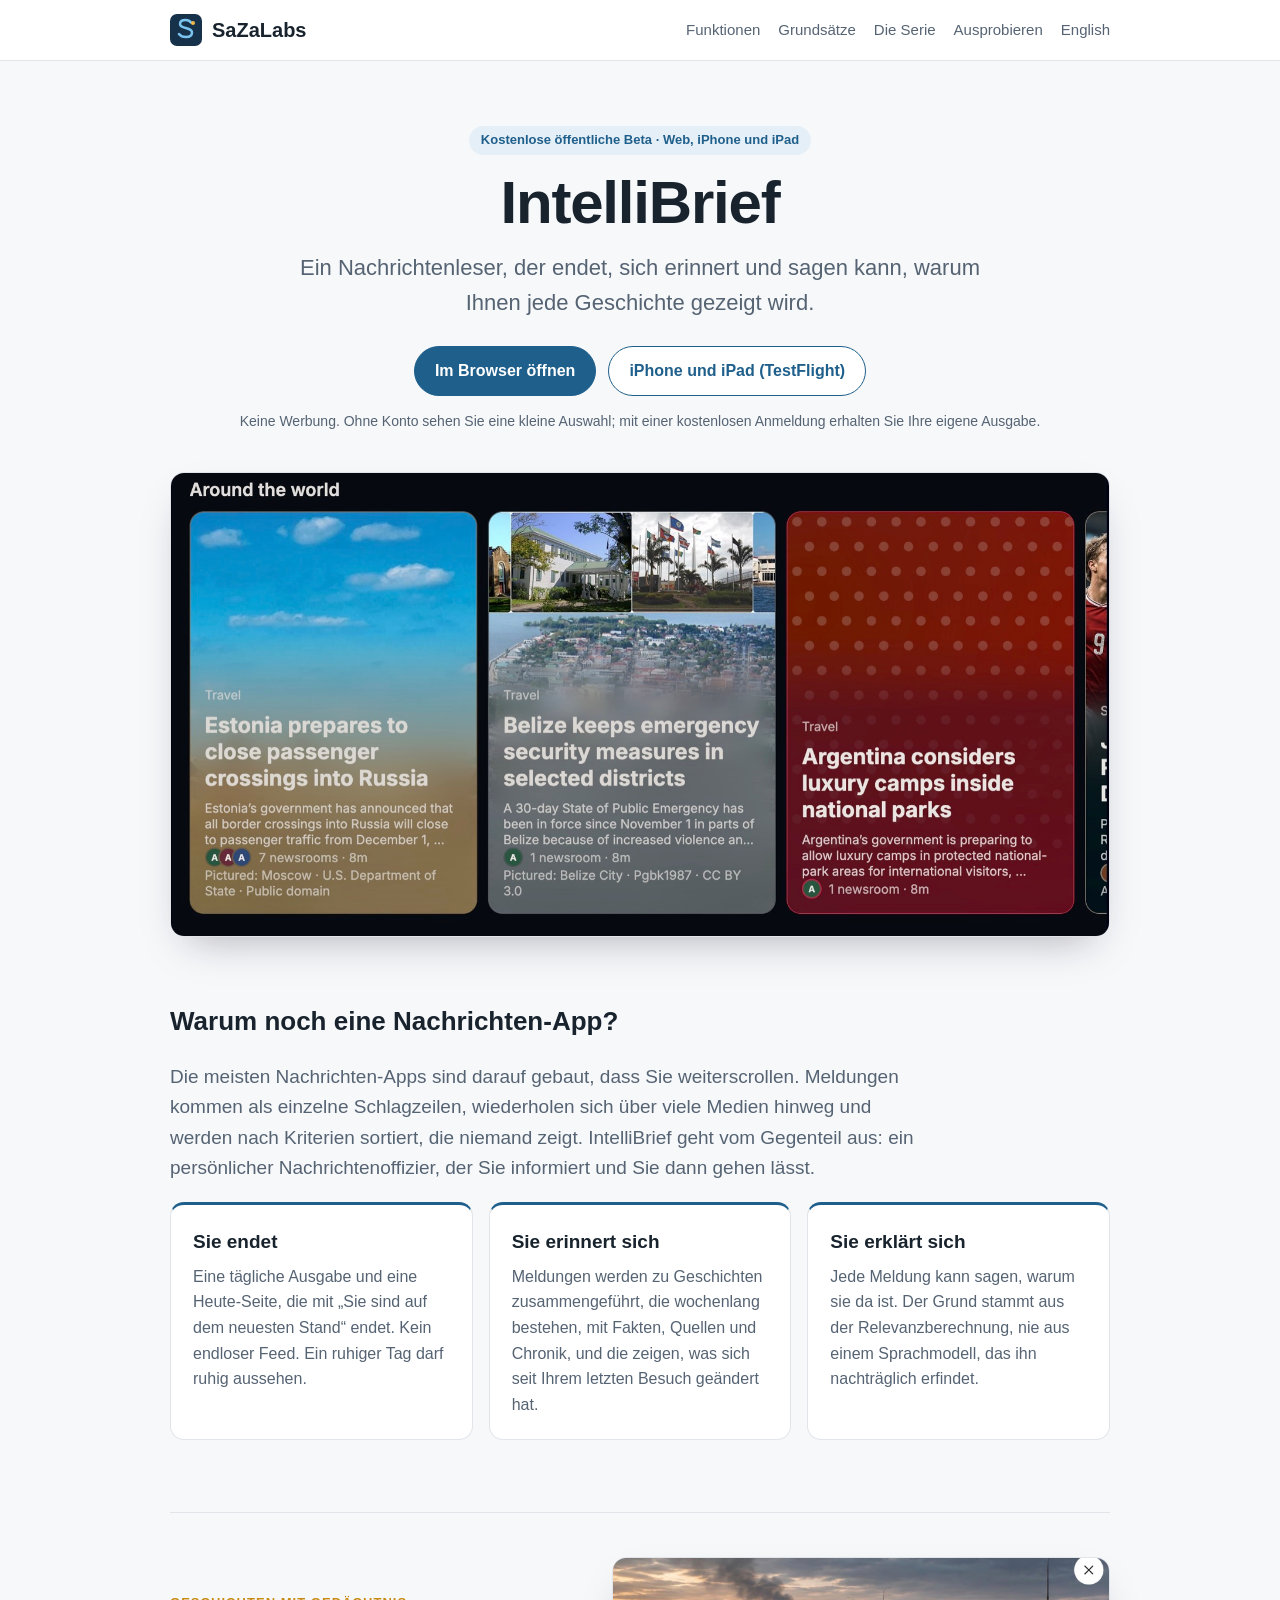
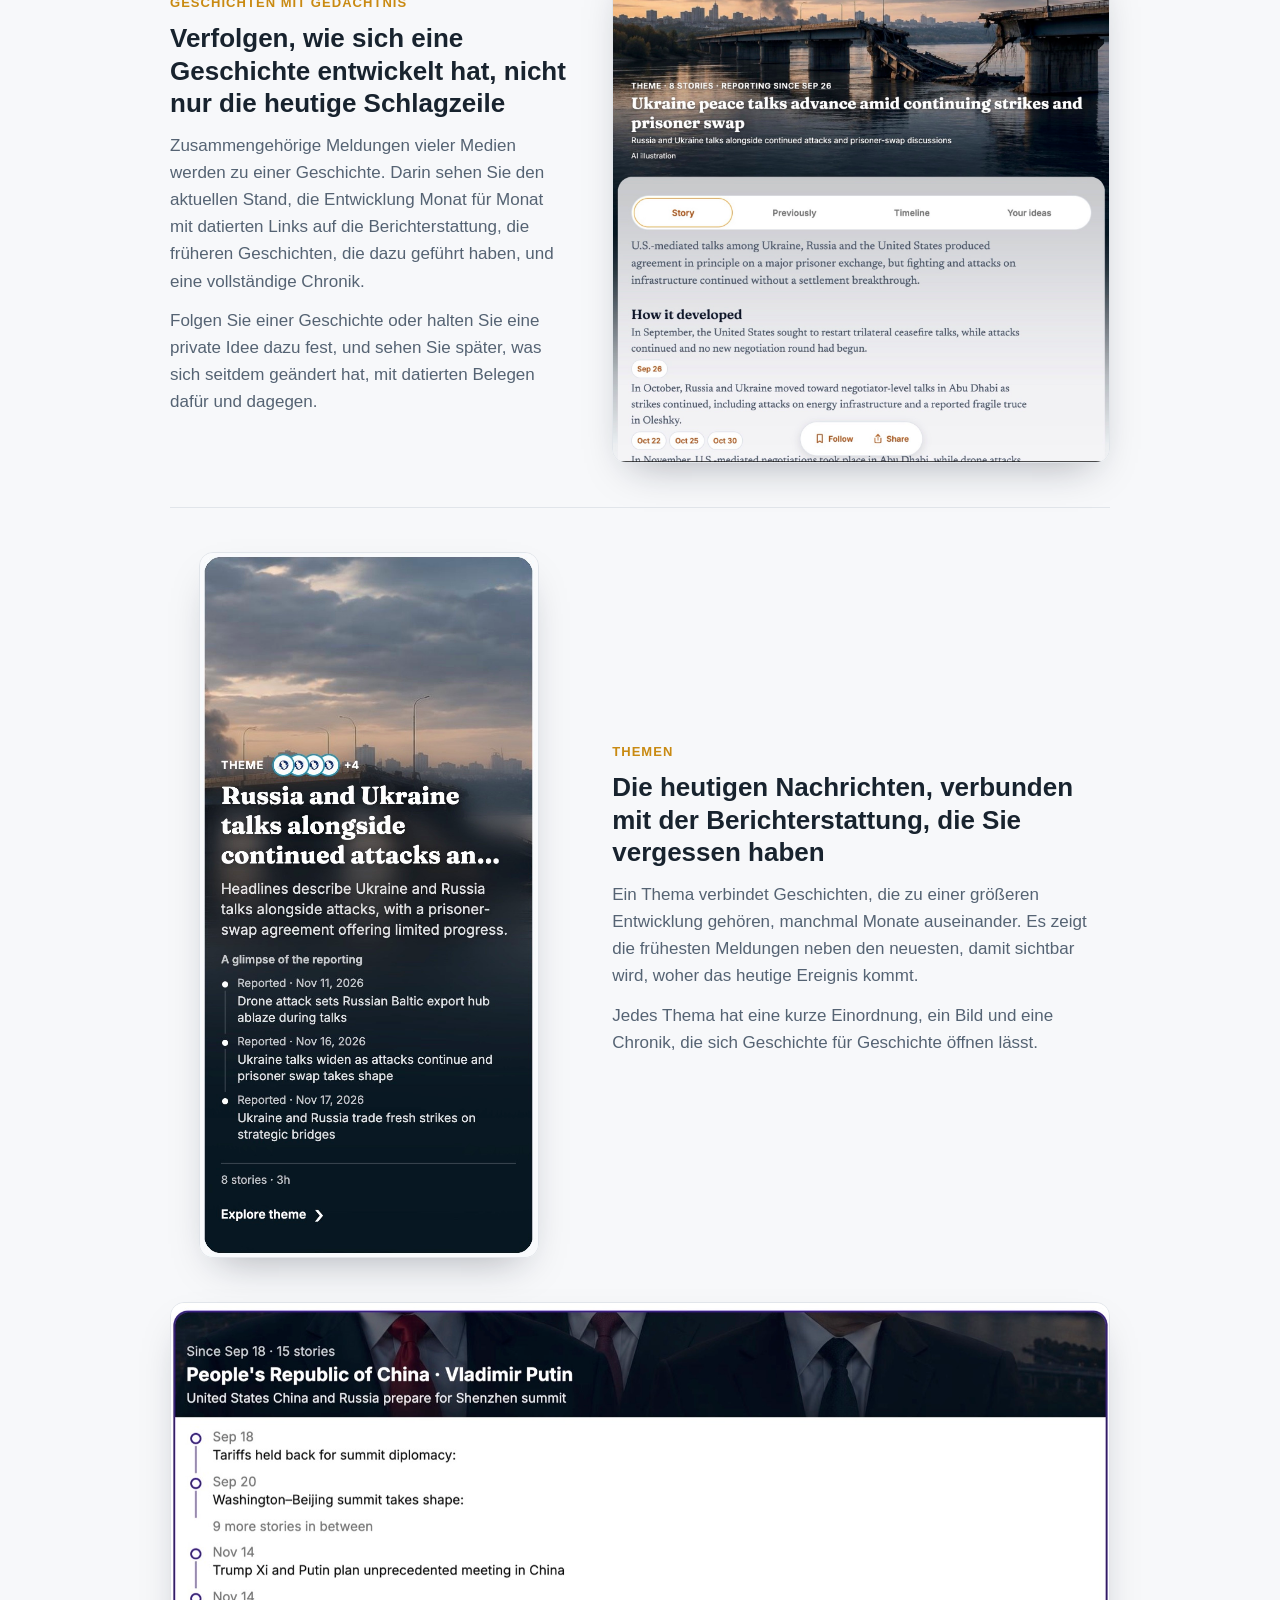
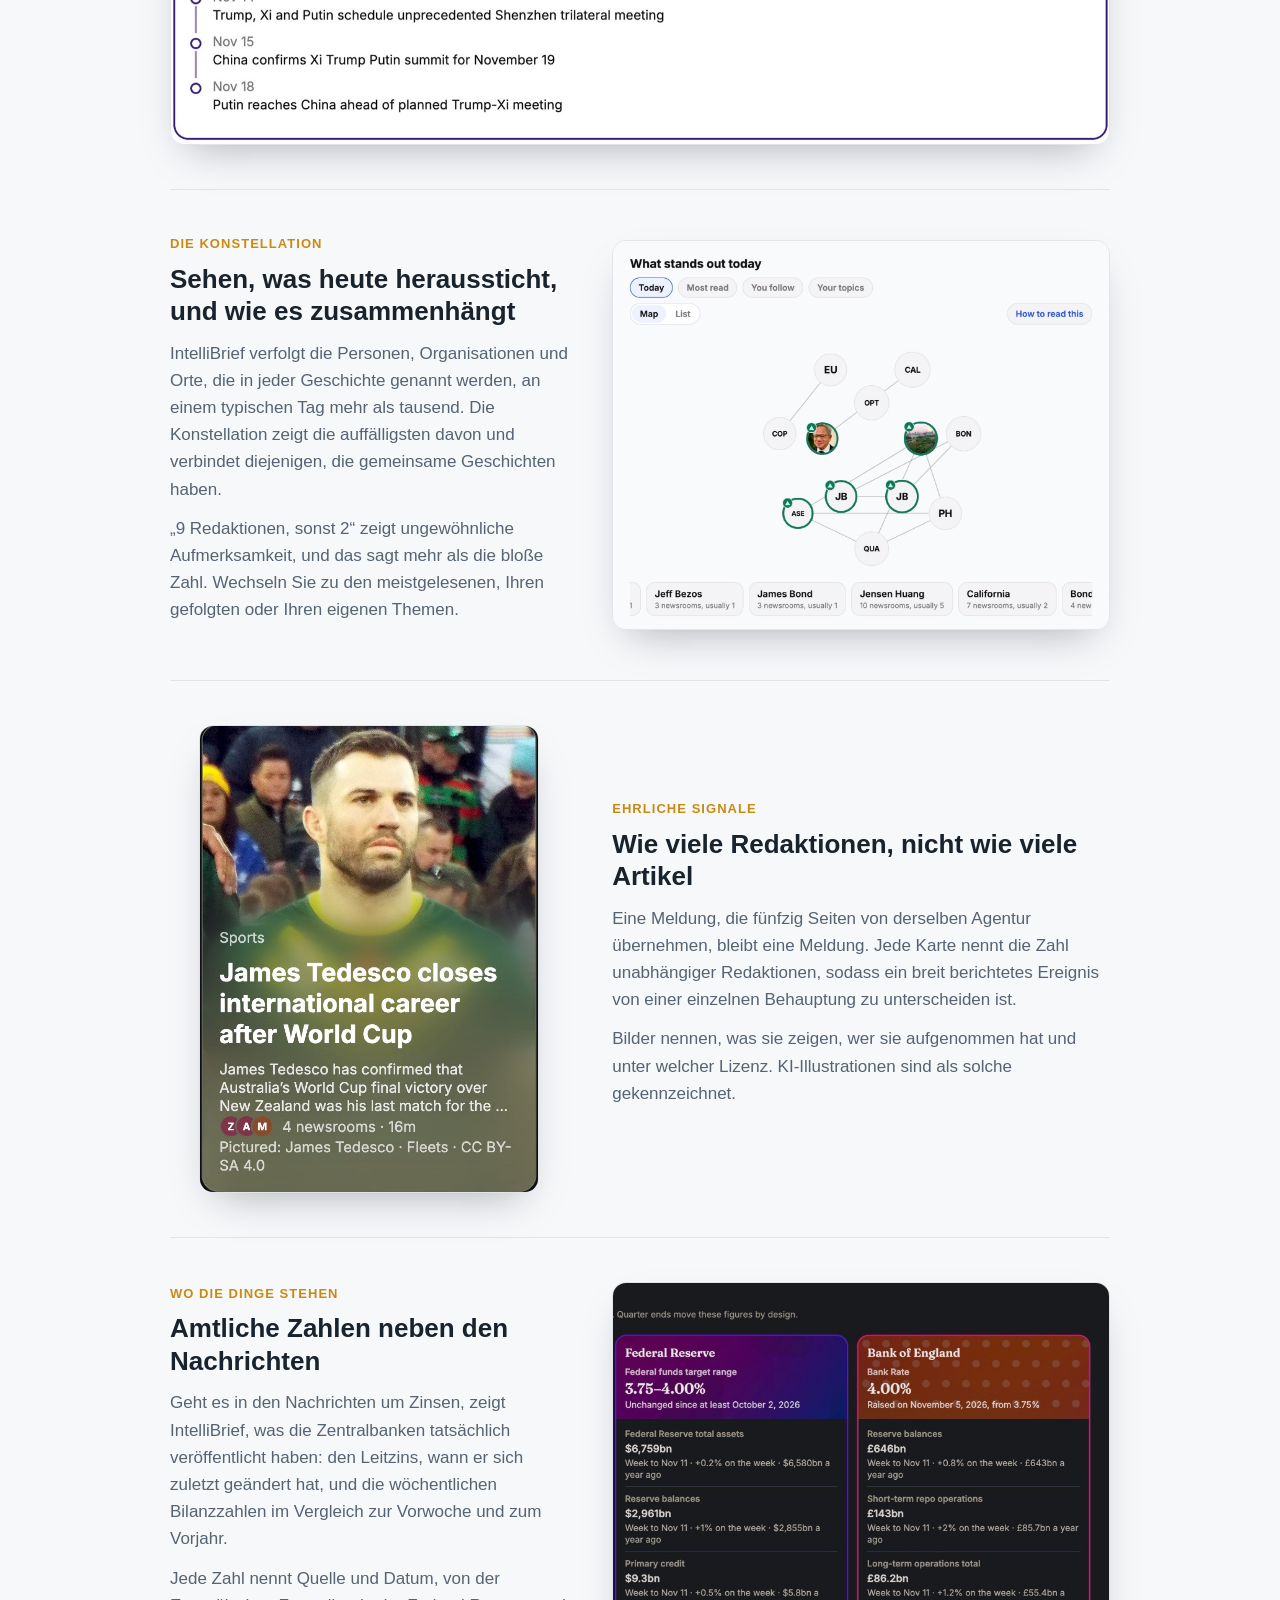
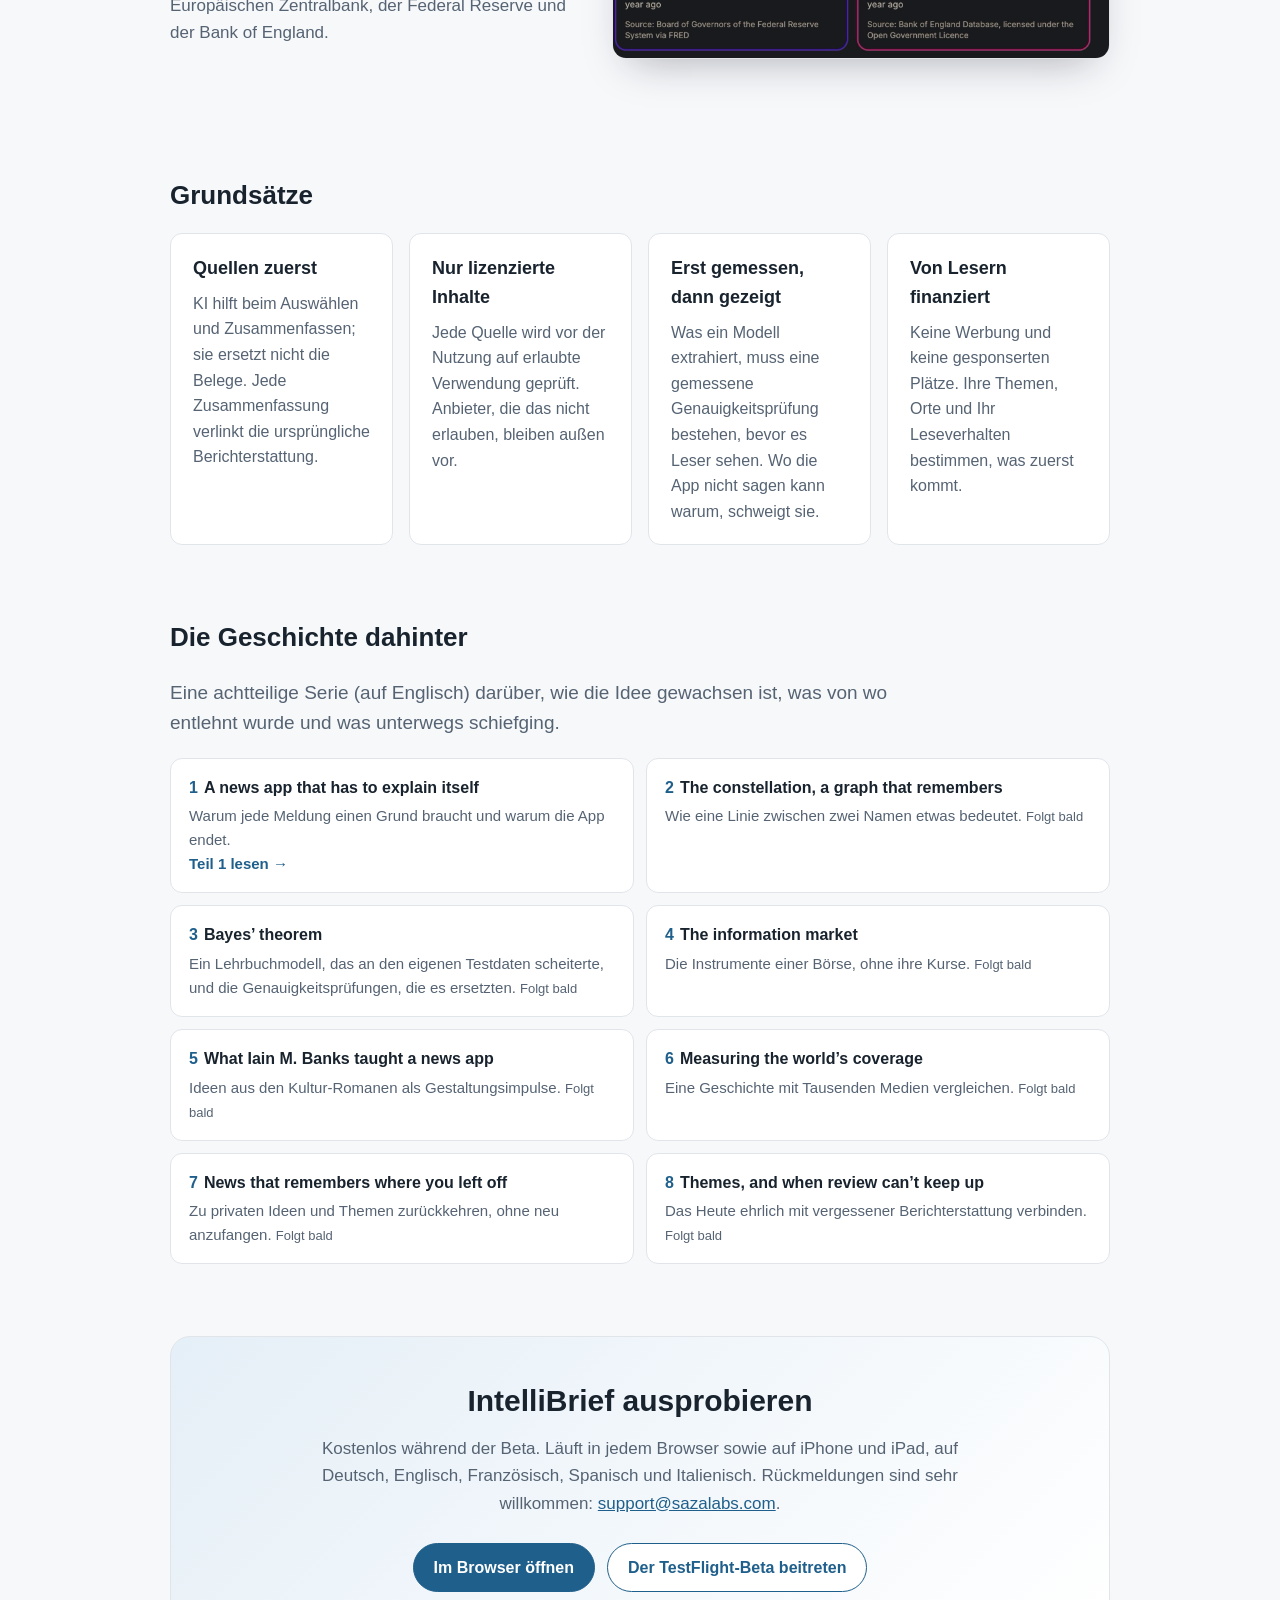
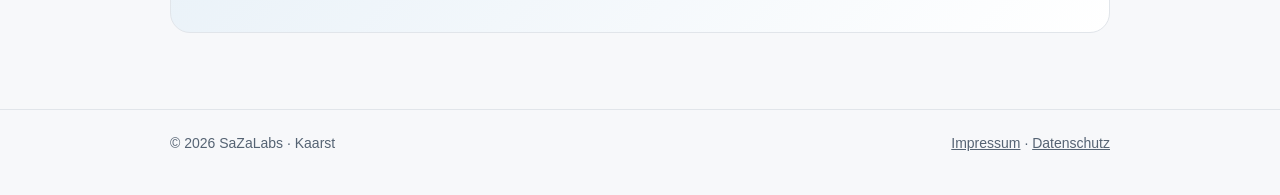
<file: de/intellibrief/index.html>
<!doctype html>
<html lang="de">
<head>
<meta charset="utf-8">
<meta name="viewport" content="width=device-width, initial-scale=1">
<title>IntelliBrief – Nachrichten, die enden, sich erinnern und sich erklären</title>
<meta name="description" content="IntelliBrief ist ein Nachrichtenleser mit einer täglichen Ausgabe, die endet, Geschichten, die ihre Fakten, Quellen und Chronik behalten, und Themen, die das Heute mit früherer Berichterstattung verbinden. Kostenlose öffentliche Beta im Web, auf iPhone und iPad.">
<link rel="icon" href="/favicon.svg" type="image/svg+xml">
<link rel="stylesheet" href="/style.css">
<link rel="alternate" hreflang="en" href="https://sazalabs.com/intellibrief/">
<link rel="alternate" hreflang="de" href="https://sazalabs.com/de/intellibrief/">
<meta property="og:title" content="IntelliBrief – Nachrichten, die enden, sich erinnern und sich erklären">
<meta property="og:description" content="Eine tägliche Ausgabe mit Ende, Geschichten mit Gedächtnis und ein Grund für jede Meldung. Kostenlose öffentliche Beta.">
<meta property="og:image" content="https://sazalabs.com/intellibrief/img/edition.jpg">
<meta property="og:url" content="https://sazalabs.com/de/intellibrief/">
</head>
<body>
<header class="site">
  <div class="wrap">
    <a class="brand" href="/de/"><img src="/favicon.svg" alt="">SaZaLabs</a>
    <nav class="site">
      <a href="#funktionen">Funktionen</a>
      <a href="#grundsaetze">Grundsätze</a>
      <a href="#serie">Die Serie</a>
      <a href="#ausprobieren">Ausprobieren</a>
      <a href="/intellibrief/" hreflang="en" lang="en">English</a>
    </nav>
  </div>
</header>

<main>
  <div class="wrap">
    <section class="pg-hero">
      <span class="eyebrow">Kostenlose öffentliche Beta · Web, iPhone und iPad</span>
      <h1>IntelliBrief</h1>
      <p class="lede">Ein Nachrichtenleser, der endet, sich erinnert und sagen kann, warum Ihnen jede Geschichte gezeigt wird.</p>
      <div class="actions">
        <a class="btn primary" href="https://intellibrief.sazalabs.com/">Im Browser öffnen</a>
        <a class="btn secondary" href="https://testflight.apple.com/join/bR1Xwm2N">iPhone und iPad (TestFlight)</a>
      </div>
      <p class="note">Keine Werbung. Ohne Konto sehen Sie eine kleine Auswahl; mit einer kostenlosen Anmeldung erhalten Sie Ihre eigene Ausgabe.</p>
      <figure class="shot hero-shot">
        <img src="/intellibrief/img/edition.jpg" width="1600" height="790"
          alt="Drei IntelliBrief-Karten unter der Überschrift Around the world, jeweils mit Bild, Schlagzeile, kurzer Zusammenfassung und der Zahl der berichtenden Redaktionen.">
      </figure>
    </section>

    <section id="warum">
      <h2>Warum noch eine Nachrichten-App?</h2>
      <p class="intro">Die meisten Nachrichten-Apps sind darauf gebaut, dass Sie weiterscrollen. Meldungen kommen als
        einzelne Schlagzeilen, wiederholen sich über viele Medien hinweg und werden nach Kriterien sortiert, die
        niemand zeigt. IntelliBrief geht vom Gegenteil aus: ein persönlicher Nachrichtenoffizier, der Sie informiert
        und Sie dann gehen lässt.</p>
      <div class="pillars">
        <div class="pillar"><h3>Sie endet</h3><p>Eine tägliche Ausgabe und eine Heute-Seite, die mit „Sie sind auf
          dem neuesten Stand“ endet. Kein endloser Feed. Ein ruhiger Tag darf ruhig aussehen.</p></div>
        <div class="pillar"><h3>Sie erinnert sich</h3><p>Meldungen werden zu Geschichten zusammengeführt, die wochenlang
          bestehen, mit Fakten, Quellen und Chronik, und die zeigen, was sich seit Ihrem letzten Besuch geändert hat.</p></div>
        <div class="pillar"><h3>Sie erklärt sich</h3><p>Jede Meldung kann sagen, warum sie da ist. Der Grund stammt aus
          der Relevanzberechnung, nie aus einem Sprachmodell, das ihn nachträglich erfindet.</p></div>
      </div>
    </section>

    <section id="funktionen">
      <div class="feature">
        <div class="text">
          <div class="kicker">Geschichten mit Gedächtnis</div>
          <h2>Verfolgen, wie sich eine Geschichte entwickelt hat, nicht nur die heutige Schlagzeile</h2>
          <p>Zusammengehörige Meldungen vieler Medien werden zu einer Geschichte. Darin sehen Sie den aktuellen
            Stand, die Entwicklung Monat für Monat mit datierten Links auf die Berichterstattung, die früheren
            Geschichten, die dazu geführt haben, und eine vollständige Chronik.</p>
          <p>Folgen Sie einer Geschichte oder halten Sie eine private Idee dazu fest, und sehen Sie später, was sich
            seitdem geändert hat, mit datierten Belegen dafür und dagegen.</p>
        </div>
        <figure class="shot">
          <img src="/intellibrief/img/theme.jpg" width="1574" height="1600" loading="lazy"
            alt="Ein geöffnetes IntelliBrief-Thema zu den Ukraine-Friedensgesprächen mit den Reitern Story, Previously, Timeline und Your ideas, einer Zusammenfassung und datierten Links.">
        </figure>
      </div>

      <div class="feature flip">
        <div class="text">
          <div class="kicker">Themen</div>
          <h2>Die heutigen Nachrichten, verbunden mit der Berichterstattung, die Sie vergessen haben</h2>
          <p>Ein Thema verbindet Geschichten, die zu einer größeren Entwicklung gehören, manchmal Monate
            auseinander. Es zeigt die frühesten Meldungen neben den neuesten, damit sichtbar wird, woher das heutige
            Ereignis kommt.</p>
          <p>Jedes Thema hat eine kurze Einordnung, ein Bild und eine Chronik, die sich Geschichte für Geschichte
            öffnen lässt.</p>
        </div>
        <figure class="shot portrait">
            <img src="/intellibrief/img/theme-card.jpg" width="660" height="1374" loading="lazy"
              alt="Eine Themenkarte zu Gesprächen zwischen Russland und der Ukraine mit kurzer Einordnung und drei datierten Meldungen.">
          </figure>
      </div>
      <figure class="shot wide">
            <img src="/intellibrief/img/theme-timeline.jpg" width="1600" height="752" loading="lazy"
              alt="Eine Themenkarte zu China und Wladimir Putin seit dem 18. September mit 15 Geschichten, die älteste und neueste auf einer Zeitleiste.">
          </figure>

      <div class="feature">
        <div class="text">
          <div class="kicker">Die Konstellation</div>
          <h2>Sehen, was heute heraussticht, und wie es zusammenhängt</h2>
          <p>IntelliBrief verfolgt die Personen, Organisationen und Orte, die in jeder Geschichte genannt werden, an
            einem typischen Tag mehr als tausend. Die Konstellation zeigt die auffälligsten davon und verbindet
            diejenigen, die gemeinsame Geschichten haben.</p>
          <p>„9 Redaktionen, sonst 2“ zeigt ungewöhnliche Aufmerksamkeit, und das sagt mehr als die bloße Zahl.
            Wechseln Sie zu den meistgelesenen, Ihren gefolgten oder Ihren eigenen Themen.</p>
        </div>
        <figure class="shot">
          <img src="/intellibrief/img/constellation.jpg" width="1600" height="1253" loading="lazy"
            alt="Die Karte What stands out today: Kreise für Personen, Orte und Organisationen, durch Linien verbunden, darunter Karten wie Jensen Huang, 10 Redaktionen, sonst 5.">
        </figure>
      </div>

      <div class="feature flip">
        <div class="text">
          <div class="kicker">Ehrliche Signale</div>
          <h2>Wie viele Redaktionen, nicht wie viele Artikel</h2>
          <p>Eine Meldung, die fünfzig Seiten von derselben Agentur übernehmen, bleibt eine Meldung. Jede Karte nennt
            die Zahl unabhängiger Redaktionen, sodass ein breit berichtetes Ereignis von einer einzelnen Behauptung zu
            unterscheiden ist.</p>
          <p>Bilder nennen, was sie zeigen, wer sie aufgenommen hat und unter welcher Lizenz. KI-Illustrationen sind
            als solche gekennzeichnet.</p>
        </div>
        <figure class="shot portrait">
          <img src="/intellibrief/img/story-card.jpg" width="646" height="892" loading="lazy"
            alt="Eine Sport-Karte mit Foto, Schlagzeile, Zusammenfassung, 4 Redaktionen und einer Bildangabe mit Fotograf und Lizenz CC BY-SA 4.0.">
        </figure>
      </div>

      <div class="feature">
        <div class="text">
          <div class="kicker">Wo die Dinge stehen</div>
          <h2>Amtliche Zahlen neben den Nachrichten</h2>
          <p>Geht es in den Nachrichten um Zinsen, zeigt IntelliBrief, was die Zentralbanken tatsächlich
            veröffentlicht haben: den Leitzins, wann er sich zuletzt geändert hat, und die wöchentlichen
            Bilanzzahlen im Vergleich zur Vorwoche und zum Vorjahr.</p>
          <p>Jede Zahl nennt Quelle und Datum, von der Europäischen Zentralbank, der Federal Reserve und der Bank of
            England.</p>
        </div>
        <figure class="shot">
          <img src="/intellibrief/img/central-banks.jpg" width="1600" height="1211" loading="lazy"
            alt="Zentralbank-Karten für die Federal Reserve und die Bank of England, jeweils mit Leitzins, letzter Änderung, drei Wochenzahlen und Quelle.">
        </figure>
      </div>
    </section>

    <section id="grundsaetze">
      <h2>Grundsätze</h2>
      <div class="cards four">
        <div class="card"><h3>Quellen zuerst</h3><p>KI hilft beim Auswählen und Zusammenfassen; sie ersetzt nicht die
          Belege. Jede Zusammenfassung verlinkt die ursprüngliche Berichterstattung.</p></div>
        <div class="card"><h3>Nur lizenzierte Inhalte</h3><p>Jede Quelle wird vor der Nutzung auf erlaubte Verwendung
          geprüft. Anbieter, die das nicht erlauben, bleiben außen vor.</p></div>
        <div class="card"><h3>Erst gemessen, dann gezeigt</h3><p>Was ein Modell extrahiert, muss eine gemessene
          Genauigkeitsprüfung bestehen, bevor es Leser sehen. Wo die App nicht sagen kann warum, schweigt sie.</p></div>
        <div class="card"><h3>Von Lesern finanziert</h3><p>Keine Werbung und keine gesponserten Plätze. Ihre Themen,
          Orte und Ihr Leseverhalten bestimmen, was zuerst kommt.</p></div>
      </div>
    </section>

    <section id="serie">
      <h2>Die Geschichte dahinter</h2>
      <p class="intro">Eine achtteilige Serie (auf Englisch) darüber, wie die Idee gewachsen ist, was von wo entlehnt
        wurde und was unterwegs schiefging.</p>
      <ol class="series">
        <li><b><span class="n">1</span>A news app that has to explain itself</b>Warum jede Meldung einen Grund braucht
          und warum die App endet. <br><a href="https://cat-codes.com/2026/11/17/intellibrief-part-1-a-news-app-that-has-to-explain-itself/" hreflang="en">Teil 1 lesen →</a></li>
        <li><b><span class="n">2</span>The constellation, a graph that remembers</b>Wie eine Linie zwischen zwei
          Namen etwas bedeutet. <span class="soon">Folgt bald</span></li>
        <li><b><span class="n">3</span>Bayes’ theorem</b>Ein Lehrbuchmodell, das an den eigenen Testdaten scheiterte,
          und die Genauigkeitsprüfungen, die es ersetzten. <span class="soon">Folgt bald</span></li>
        <li><b><span class="n">4</span>The information market</b>Die Instrumente einer Börse, ohne ihre Kurse.
          <span class="soon">Folgt bald</span></li>
        <li><b><span class="n">5</span>What Iain M. Banks taught a news app</b>Ideen aus den Kultur-Romanen als
          Gestaltungsimpulse. <span class="soon">Folgt bald</span></li>
        <li><b><span class="n">6</span>Measuring the world’s coverage</b>Eine Geschichte mit Tausenden Medien
          vergleichen. <span class="soon">Folgt bald</span></li>
        <li><b><span class="n">7</span>News that remembers where you left off</b>Zu privaten Ideen und Themen
          zurückkehren, ohne neu anzufangen. <span class="soon">Folgt bald</span></li>
        <li><b><span class="n">8</span>Themes, and when review can’t keep up</b>Das Heute ehrlich mit vergessener
          Berichterstattung verbinden. <span class="soon">Folgt bald</span></li>
      </ol>
    </section>

    <section id="ausprobieren">
      <div class="cta">
        <h2>IntelliBrief ausprobieren</h2>
        <p>Kostenlos während der Beta. Läuft in jedem Browser sowie auf iPhone und iPad, auf Deutsch, Englisch,
          Französisch, Spanisch und Italienisch. Rückmeldungen sind sehr willkommen:
          <a href="mailto:support@sazalabs.com">support@sazalabs.com</a>.</p>
        <div class="actions">
          <a class="btn primary" href="https://intellibrief.sazalabs.com/">Im Browser öffnen</a>
          <a class="btn secondary" href="https://testflight.apple.com/join/bR1Xwm2N">Der TestFlight-Beta beitreten</a>
        </div>
      </div>
    </section>
  </div>
</main>

<footer class="site">
  <div class="wrap">
    <span>© 2026 SaZaLabs · Kaarst</span>
    <span><a href="/impressum.html">Impressum</a> · <a href="/datenschutz.html">Datenschutz</a></span>
  </div>
</footer>
</body>
</html>
</file>
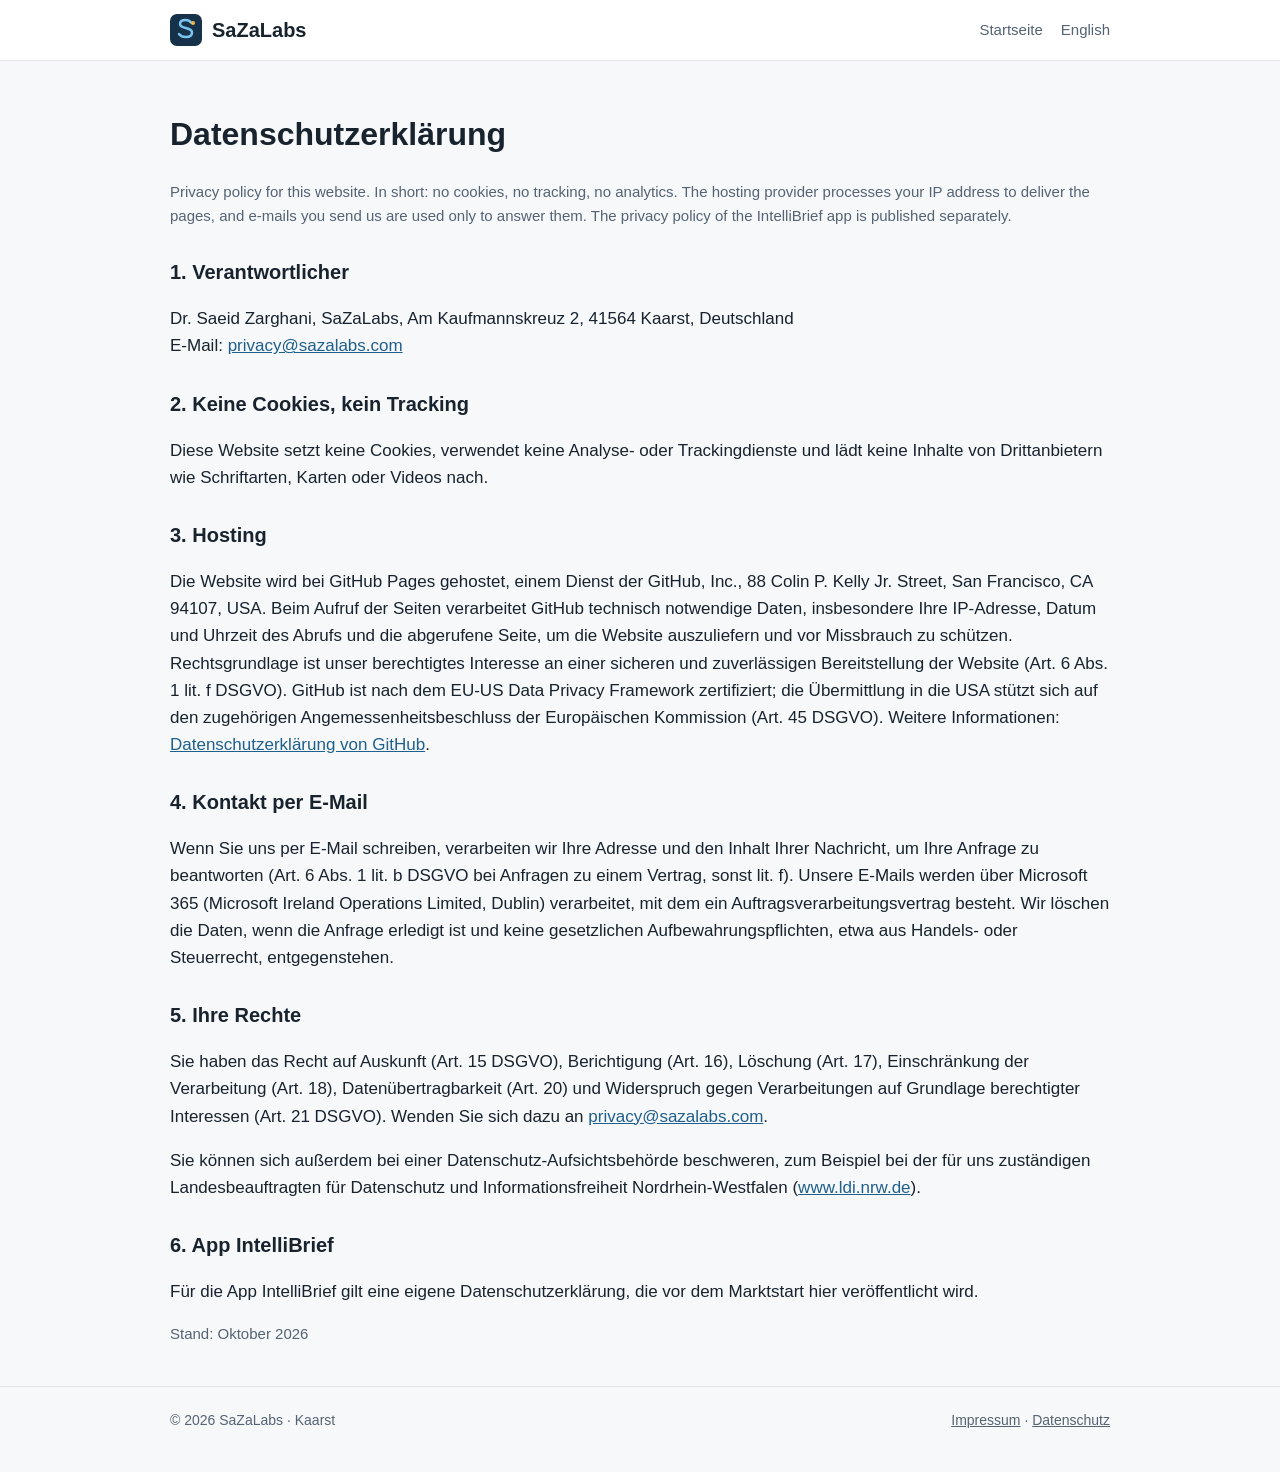
<file: datenschutz.html>
<!doctype html>
<html lang="de">
<head>
<meta charset="utf-8">
<meta name="viewport" content="width=device-width, initial-scale=1">
<title>Datenschutzerklärung – SaZaLabs</title>
<meta name="robots" content="noindex">
<link rel="icon" href="/favicon.svg" type="image/svg+xml">
<link rel="stylesheet" href="/style.css">
</head>
<body>
<header class="site">
  <div class="wrap">
    <a class="brand" href="/de/"><img src="/favicon.svg" alt="">SaZaLabs</a>
    <nav class="site"><a href="/de/">Startseite</a><a href="/">English</a></nav>
  </div>
</header>

<main class="wrap legal">
  <h1>Datenschutzerklärung</h1>
  <p class="note" lang="en">Privacy policy for this website. In short: no cookies, no tracking, no analytics. The
    hosting provider processes your IP address to deliver the pages, and e-mails you send us are used only to
    answer them. The privacy policy of the IntelliBrief app is published separately.</p>

  <h2>1. Verantwortlicher</h2>
  <p>Dr. Saeid Zarghani, SaZaLabs, Am Kaufmannskreuz 2, 41564 Kaarst, Deutschland<br>
    E-Mail: <a href="mailto:privacy@sazalabs.com">privacy@sazalabs.com</a></p>

  <h2>2. Keine Cookies, kein Tracking</h2>
  <p>Diese Website setzt keine Cookies, verwendet keine Analyse- oder Trackingdienste und lädt keine Inhalte von
    Drittanbietern wie Schriftarten, Karten oder Videos nach.</p>

  <h2>3. Hosting</h2>
  <p>Die Website wird bei GitHub Pages gehostet, einem Dienst der GitHub, Inc., 88 Colin P. Kelly Jr. Street,
    San Francisco, CA 94107, USA. Beim Aufruf der Seiten verarbeitet GitHub technisch notwendige Daten, insbesondere
    Ihre IP-Adresse, Datum und Uhrzeit des Abrufs und die abgerufene Seite, um die Website auszuliefern und vor
    Missbrauch zu schützen. Rechtsgrundlage ist unser berechtigtes Interesse an einer sicheren und zuverlässigen
    Bereitstellung der Website (Art. 6 Abs. 1 lit. f DSGVO). GitHub ist nach dem EU-US Data Privacy Framework
    zertifiziert; die Übermittlung in die USA stützt sich auf den zugehörigen Angemessenheitsbeschluss der
    Europäischen Kommission (Art. 45 DSGVO). Weitere Informationen:
    <a href="https://docs.github.com/de/site-policy/privacy-policies/github-general-privacy-statement" rel="noreferrer">Datenschutzerklärung von GitHub</a>.</p>

  <h2>4. Kontakt per E-Mail</h2>
  <p>Wenn Sie uns per E-Mail schreiben, verarbeiten wir Ihre Adresse und den Inhalt Ihrer Nachricht, um Ihre Anfrage
    zu beantworten (Art. 6 Abs. 1 lit. b DSGVO bei Anfragen zu einem Vertrag, sonst lit. f). Unsere E-Mails werden
    über Microsoft 365 (Microsoft Ireland Operations Limited, Dublin) verarbeitet, mit dem ein
    Auftragsverarbeitungsvertrag besteht. Wir löschen die Daten, wenn die Anfrage erledigt ist und keine
    gesetzlichen Aufbewahrungspflichten, etwa aus Handels- oder Steuerrecht, entgegenstehen.</p>

  <h2>5. Ihre Rechte</h2>
  <p>Sie haben das Recht auf Auskunft (Art. 15 DSGVO), Berichtigung (Art. 16), Löschung (Art. 17), Einschränkung der
    Verarbeitung (Art. 18), Datenübertragbarkeit (Art. 20) und Widerspruch gegen Verarbeitungen auf Grundlage
    berechtigter Interessen (Art. 21 DSGVO). Wenden Sie sich dazu an
    <a href="mailto:privacy@sazalabs.com">privacy@sazalabs.com</a>.</p>
  <p>Sie können sich außerdem bei einer Datenschutz-Aufsichtsbehörde beschweren, zum Beispiel bei der für uns
    zuständigen Landesbeauftragten für Datenschutz und Informationsfreiheit Nordrhein-Westfalen
    (<a href="https://www.ldi.nrw.de" rel="noreferrer">www.ldi.nrw.de</a>).</p>

  <h2>6. App IntelliBrief</h2>
  <p>Für die App IntelliBrief gilt eine eigene Datenschutzerklärung, die vor dem Marktstart hier veröffentlicht wird.</p>

  <p class="note">Stand: Oktober 2026</p>
</main>

<footer class="site">
  <div class="wrap">
    <span>© 2026 SaZaLabs · Kaarst</span>
    <span><a href="/impressum.html">Impressum</a> · <a href="/datenschutz.html">Datenschutz</a></span>
  </div>
</footer>
</body>
</html>
</file>
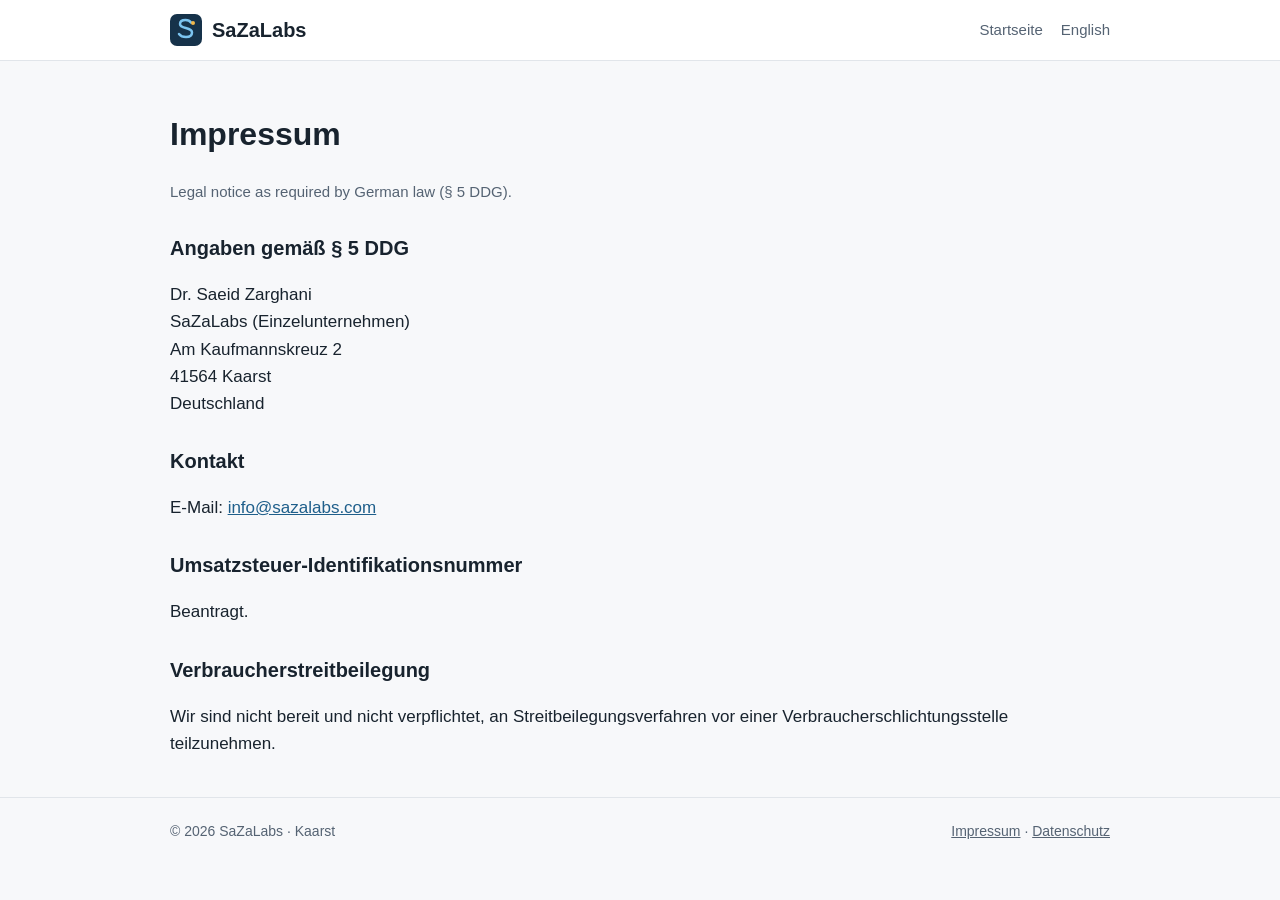
<file: impressum.html>
<!doctype html>
<html lang="de">
<head>
<meta charset="utf-8">
<meta name="viewport" content="width=device-width, initial-scale=1">
<title>Impressum – SaZaLabs</title>
<meta name="robots" content="noindex">
<link rel="icon" href="/favicon.svg" type="image/svg+xml">
<link rel="stylesheet" href="/style.css">
</head>
<body>
<header class="site">
  <div class="wrap">
    <a class="brand" href="/de/"><img src="/favicon.svg" alt="">SaZaLabs</a>
    <nav class="site"><a href="/de/">Startseite</a><a href="/">English</a></nav>
  </div>
</header>

<main class="wrap legal">
  <h1>Impressum</h1>
  <p class="note" lang="en">Legal notice as required by German law (§ 5 DDG).</p>

  <h2>Angaben gemäß § 5 DDG</h2>
  <p>Dr. Saeid Zarghani<br>
    SaZaLabs (Einzelunternehmen)<br>
    Am Kaufmannskreuz 2<br>
    41564 Kaarst<br>
    Deutschland</p>

  <h2>Kontakt</h2>
  <p>E-Mail: <a href="mailto:info@sazalabs.com">info@sazalabs.com</a></p>

  <h2>Umsatzsteuer-Identifikationsnummer</h2>
  <p>Beantragt.</p>

  <h2>Verbraucherstreitbeilegung</h2>
  <p>Wir sind nicht bereit und nicht verpflichtet, an Streitbeilegungsverfahren vor einer
    Verbraucherschlichtungsstelle teilzunehmen.</p>
</main>

<footer class="site">
  <div class="wrap">
    <span>© 2026 SaZaLabs · Kaarst</span>
    <span><a href="/impressum.html">Impressum</a> · <a href="/datenschutz.html">Datenschutz</a></span>
  </div>
</footer>
</body>
</html>
</file>
<file: style.css>
:root {
  --bg: #f7f8fa; --panel: #ffffff; --text: #18232e; --muted: #556373; --line: #e1e5ea;
  --accent: #1f5f8b; --accent-soft: #e5eff7; --highlight: #c98a12;
}
@media (prefers-color-scheme: dark) {
  :root {
    --bg: #10151b; --panel: #171e26; --text: #e4eaf0; --muted: #9aa8b6; --line: #27313c;
    --accent: #7cc4f0; --accent-soft: #1b3346; --highlight: #f2b84b;
  }
}
* { box-sizing: border-box; }
html { -webkit-text-size-adjust: 100%; }
body {
  margin: 0; background: var(--bg); color: var(--text);
  overflow-wrap: break-word; hyphens: auto;
  font: 17px/1.6 -apple-system, BlinkMacSystemFont, "Segoe UI", Roboto, "Helvetica Neue", Arial, sans-serif;
}
a { color: var(--accent); }
.wrap { max-width: 980px; margin: 0 auto; padding: 0 20px; }
header.site { border-bottom: 1px solid var(--line); background: var(--panel); }
header.site .wrap { display: flex; align-items: center; justify-content: space-between; gap: 16px; padding-top: 14px; padding-bottom: 14px; }
.brand { display: flex; align-items: center; gap: 10px; font-weight: 700; font-size: 20px; color: var(--text); text-decoration: none; }
.brand img { width: 32px; height: 32px; }
nav.site { display: flex; gap: 18px; font-size: 15px; flex-wrap: wrap; }
nav.site a { color: var(--muted); text-decoration: none; }
nav.site a:hover { color: var(--text); }
.hero { padding: 72px 0 48px; }
.hero h1 { font-size: clamp(30px, 5vw, 46px); line-height: 1.15; margin: 0 0 18px; letter-spacing: -0.01em; }
.hero p { font-size: 19px; color: var(--muted); max-width: 680px; margin: 0; }
section { padding: 36px 0; }
section h2 { font-size: 26px; margin: 0 0 16px; }
.cards { display: grid; grid-template-columns: repeat(auto-fit, minmax(260px, 1fr)); gap: 16px; }
.card { background: var(--panel); border: 1px solid var(--line); border-radius: 12px; padding: 20px 22px; }
.card h3 { margin: 0 0 8px; font-size: 18px; }
.card p { margin: 0; color: var(--muted); font-size: 16px; }
.product { background: var(--panel); border: 1px solid var(--line); border-radius: 16px; padding: 28px; }
.product .tag { display: inline-block; background: var(--accent-soft); color: var(--accent); font-size: 13px; font-weight: 600; padding: 3px 10px; border-radius: 999px; margin-bottom: 10px; }
.product h3 { font-size: 24px; margin: 0 0 10px; }
.product ul { margin: 14px 0 0; padding-left: 20px; color: var(--muted); }
.product li { margin: 4px 0; }
h2.sub { font-size: 22px; margin: 32px 0 14px; }
.steps { counter-reset: step; list-style: none; margin: 0; padding: 0; display: grid; grid-template-columns: repeat(auto-fit, minmax(210px, 1fr)); gap: 16px; }
.steps li { counter-increment: step; background: var(--panel); border: 1px solid var(--line); border-radius: 12px; padding: 18px 20px; color: var(--muted); font-size: 16px; }
.steps li::before { content: counter(step); display: inline-flex; align-items: center; justify-content: center; width: 26px; height: 26px; margin-right: 8px; border-radius: 50%; background: var(--accent-soft); color: var(--accent); font-weight: 700; font-size: 14px; }
.steps b { color: var(--text); }
.timeline { list-style: none; margin: 18px 0 0; padding: 0; border-left: 2px solid var(--line); }
.timeline li { position: relative; padding: 0 0 12px 18px; color: var(--muted); }
.timeline li::before { content: ""; position: absolute; left: -6px; top: 9px; width: 10px; height: 10px; border-radius: 50%; background: var(--accent); }
.timeline span { display: inline-block; min-width: 130px; font-weight: 600; color: var(--text); }
.contact { font-size: 18px; }
footer.site { border-top: 1px solid var(--line); margin-top: 40px; padding: 22px 0 40px; color: var(--muted); font-size: 14px; }
footer.site .wrap { display: flex; flex-wrap: wrap; gap: 8px 22px; justify-content: space-between; }
footer.site a { color: var(--muted); }
.legal h1 { font-size: 32px; margin: 48px 0 20px; }
.legal h2 { font-size: 20px; margin: 28px 0 8px; }
.legal p, .legal li { color: var(--text); }
.legal .note { color: var(--muted); font-size: 15px; }
@media (max-width: 560px) {
  header.site .wrap { flex-direction: column; align-items: flex-start; gap: 8px; }
  .hero { padding: 44px 0 28px; }
}

/* IntelliBrief product page */
.btn { display: inline-flex; align-items: center; gap: 8px; padding: 11px 20px; border-radius: 999px; font-weight: 600; font-size: 16px; text-decoration: none; border: 1px solid var(--accent); }
.btn.primary { background: var(--accent); color: var(--panel); }
.btn.primary:hover { filter: brightness(1.08); }
.btn.secondary { color: var(--accent); background: var(--panel); }
.btn.secondary:hover { background: var(--accent-soft); }
.actions { display: flex; flex-wrap: wrap; gap: 12px; margin-top: 26px; }
.eyebrow { display: inline-block; background: var(--accent-soft); color: var(--accent); font-size: 13px; font-weight: 600; padding: 4px 12px; border-radius: 999px; margin-bottom: 16px; }
.pg-hero { padding: 64px 0 28px; text-align: center; }
.pg-hero h1 { font-size: clamp(38px, 6vw, 60px); line-height: 1.05; margin: 0 0 16px; letter-spacing: -0.02em; }
.pg-hero .lede { font-size: clamp(18px, 2.4vw, 22px); color: var(--muted); max-width: 720px; margin: 0 auto; }
.pg-hero .actions { justify-content: center; }
.pg-hero .note { font-size: 14px; color: var(--muted); margin-top: 14px; }
.shot { margin: 0; }
.shot img { display: block; width: 100%; height: auto; border-radius: 14px; border: 1px solid var(--line); box-shadow: 0 18px 40px -18px rgba(16, 24, 40, 0.35); }
.shot figcaption { font-size: 13px; color: var(--muted); margin-top: 10px; text-align: center; }
.hero-shot { margin: 40px auto 0; max-width: 980px; }
.pillars { display: grid; grid-template-columns: repeat(auto-fit, minmax(240px, 1fr)); gap: 16px; margin-top: 8px; }
.pillar { background: var(--panel); border: 1px solid var(--line); border-radius: 14px; padding: 22px; border-top: 3px solid var(--accent); }
.pillar h3 { margin: 0 0 6px; font-size: 19px; }
.pillar p { margin: 0; color: var(--muted); font-size: 16px; }
.intro { font-size: 19px; color: var(--muted); max-width: 760px; }
.feature { display: grid; grid-template-columns: minmax(0, 1fr) minmax(0, 1.25fr); gap: 44px; align-items: center; padding: 44px 0; border-top: 1px solid var(--line); }
.feature.flip > .text { order: 2; }
.feature .text h2 { font-size: 26px; line-height: 1.25; margin: 0 0 12px; }
.feature .text p { color: var(--muted); margin: 0 0 12px; }
.feature .text ul { color: var(--muted); padding-left: 20px; margin: 0; }
.feature .text li { margin: 4px 0; }
.feature .kicker { font-size: 13px; font-weight: 700; letter-spacing: 0.08em; text-transform: uppercase; color: var(--highlight); margin-bottom: 8px; }
.shot.portrait { max-width: 340px; margin: 0 auto; }
.pair { display: grid; grid-template-columns: minmax(0, 1.6fr) minmax(0, 1fr); gap: 16px; align-items: start; }
.series { list-style: none; margin: 0; padding: 0; display: grid; grid-template-columns: repeat(auto-fit, minmax(280px, 1fr)); gap: 12px; }
.series li { background: var(--panel); border: 1px solid var(--line); border-radius: 12px; padding: 16px 18px; color: var(--muted); font-size: 15px; }
.series li b { display: block; color: var(--text); font-size: 16px; margin-bottom: 4px; }
.series li .n { color: var(--accent); font-weight: 700; margin-right: 6px; }
.series li a { font-weight: 600; text-decoration: none; }
.series li .soon { font-size: 13px; }
.cta { background: linear-gradient(135deg, var(--accent-soft), var(--panel)); border: 1px solid var(--line); border-radius: 20px; padding: 40px 32px; text-align: center; }
.cta h2 { font-size: 30px; margin: 0 0 10px; }
.cta p { color: var(--muted); max-width: 640px; margin: 0 auto; }
.cta .actions { justify-content: center; }
.product .actions { margin-top: 20px; }
@media (max-width: 780px) {
  .feature { grid-template-columns: 1fr; gap: 24px; padding: 32px 0; }
  .feature.flip > .text { order: 0; }
  .pair { grid-template-columns: 1fr; }
  .pg-hero { padding-top: 40px; }
  .cta { padding: 30px 20px; }
}
.pg-hero, .intro, .pillar, .feature, .series, .cta, .cards.four { hyphens: manual; }
.cards.four { grid-template-columns: repeat(auto-fit, minmax(200px, 1fr)); }
.series { grid-template-columns: repeat(auto-fit, minmax(min(380px, 100%), 1fr)); }
.shot.wide { padding: 0 0 44px; }
@media (max-width: 480px) { .series { grid-template-columns: 1fr; } }
</file>
